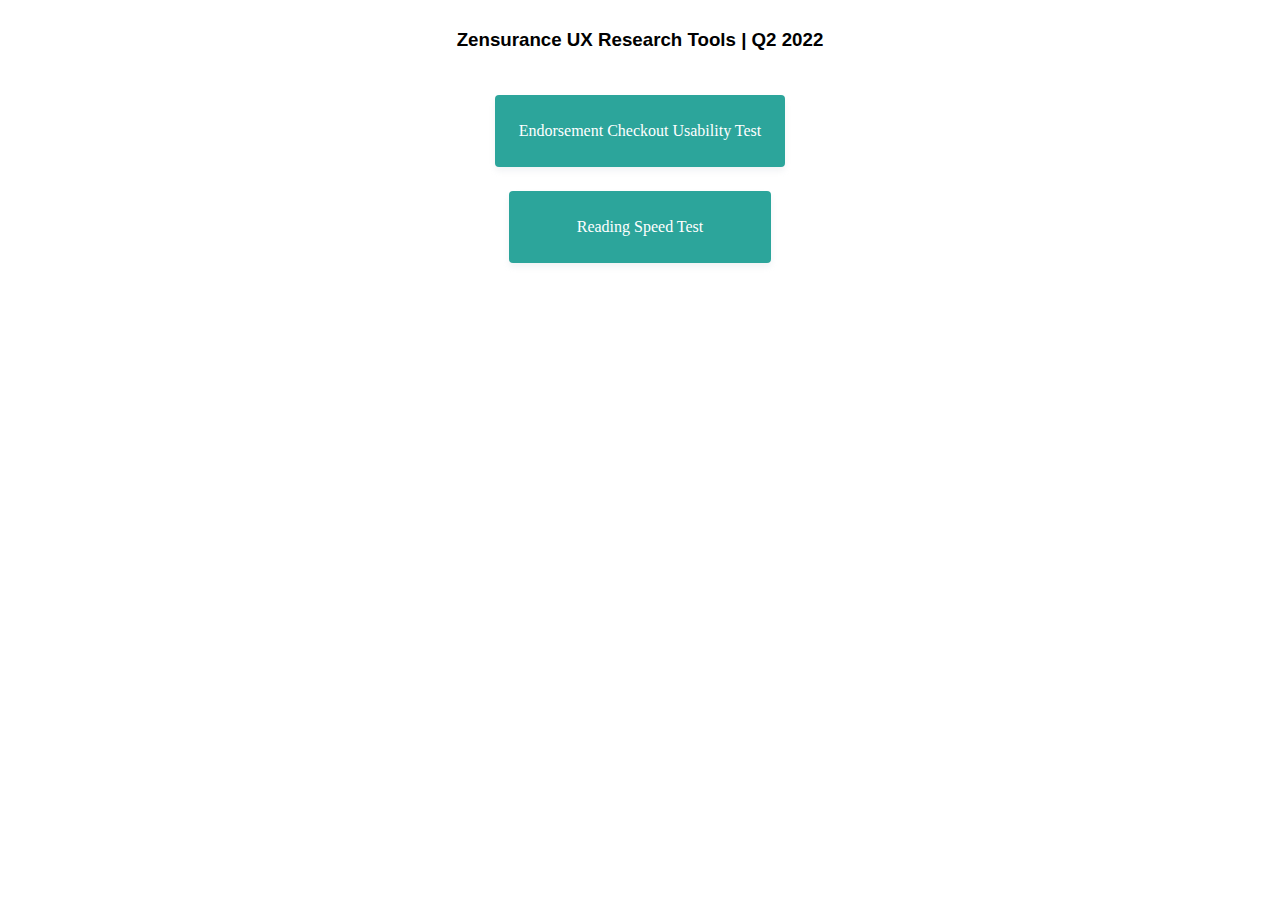
<file: index.html>
<!DOCTYPE html>
<html lang="en">

<head>
    <meta charset="UTF-8">
    <meta http-equiv="X-UA-Compatible" content="IE=edge">
    <meta name="viewport" content="width=device-width, initial-scale=1.0">
    <link rel="shortcut icon" href="./endorsement_checkout_Q2_2022/images/favicon.ico">
    <link rel="stylesheet" href="./reading_speed_Q2_2022/styles.css">
    <title>Usability Test Menu</title>


</head>

<body>
    <div class="format--flex-column" style="width:100%;">
        <h3 style="font-family: 'Segoe UI', Tahoma, Geneva, Verdana, sans-serif;">Zensurance UX Research Tools | Q2 2022</h3>
        <button onclick="window.location='./endorsement_checkout_Q2_2022/summary.html'" class="button" style="width: fit-content; padding: 8px 24px 8px 24px">Endorsement Checkout Usability Test</button>
        <button onclick="window.location='./reading_speed_Q2_2022/start.html'" class="button">Reading Speed Test</button>

    </div>

</body>

</html>
</file>
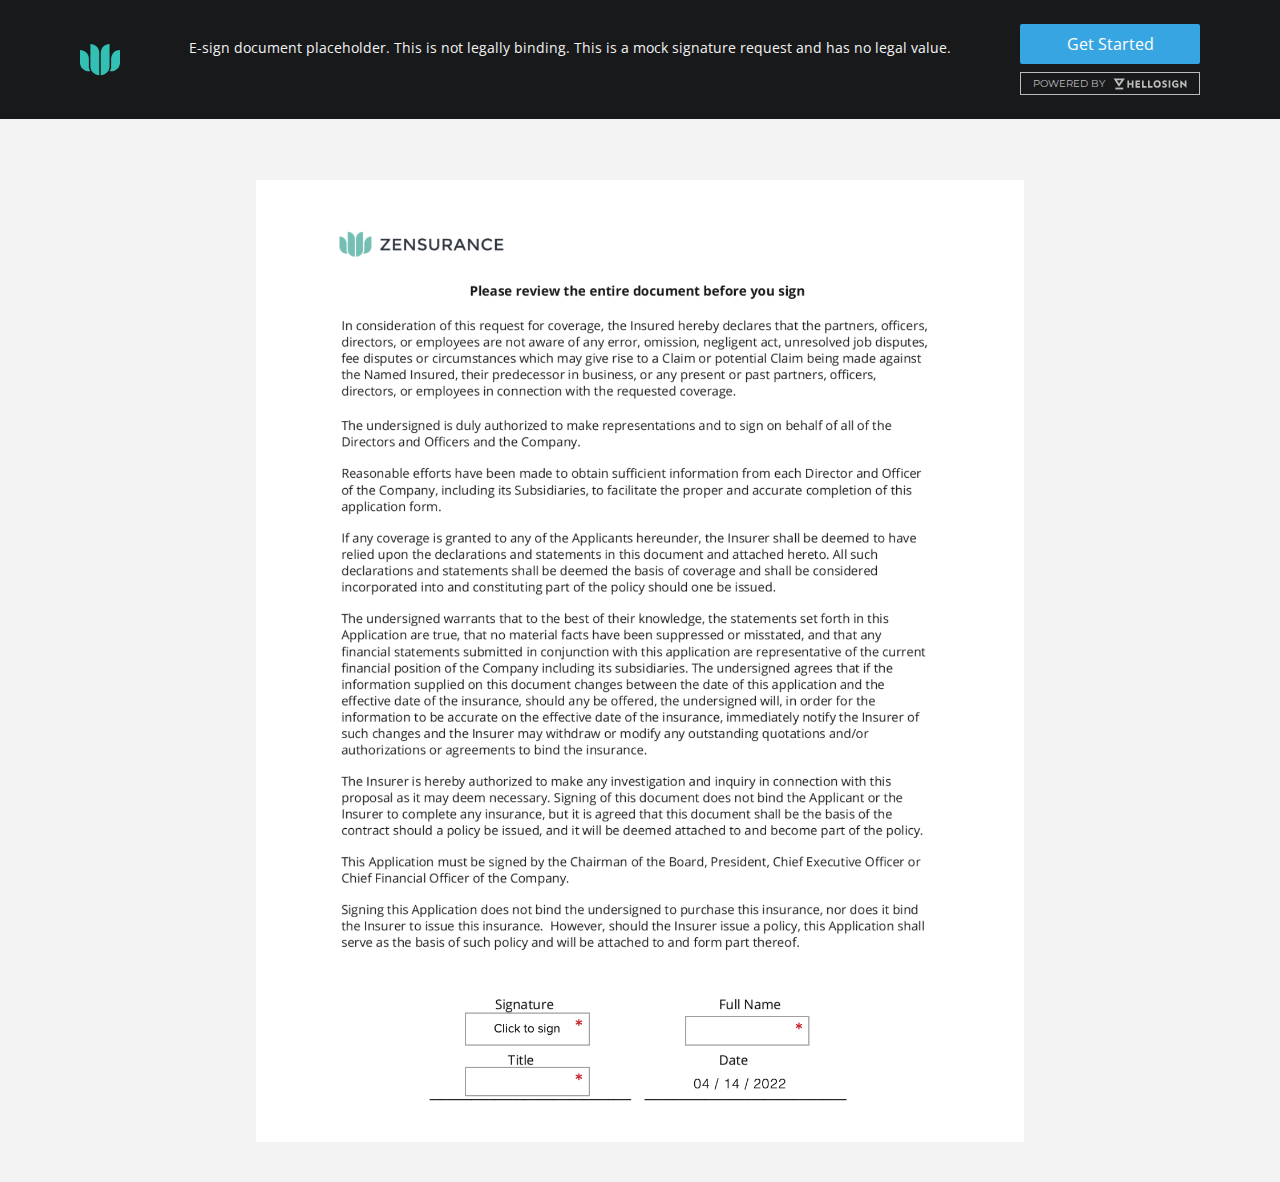
<file: esign.html>
<!DOCTYPE html>
<html lang="en">
<head>
    <meta charset="UTF-8">
    <meta http-equiv="X-UA-Compatible" content="IE=edge">
    <meta name="viewport" content="width=device-width, initial-scale=1.0">
    <link rel="shortcut icon" href="./images/favicon.ico">
    <link rel="stylesheet" href="./styles.css">
    <script src="./script.js" defer></script>
    <link rel="preconnect" href="https://fonts.googleapis.com">
    <link rel="preconnect" href="https://fonts.gstatic.com" crossorigin>
    <link href="https://fonts.googleapis.com/css2?family=Montserrat:wght@400;600;700&family=Open+Sans:wght@400;600;700&display=swap" rel="stylesheet">

    <title>Zensurance | Policy Update Checkout</title>
</head>

<body class="bg-color--grey-300">
    <header class="header--esign">
            <container class="container--header">
                <div class="container--logo">
                    <img src="./images/zensurance-logo-icon.svg" alt="Zensurance" class="logo--icon">
                </div>
                <p class="body--medium-regular text--center-align color--grey-300">E-sign document placeholder. This is not legally binding. This is a mock signature request and has no legal value.</p>

                <container class="container--hellosign">
                    <button id="esignNext" onclick="window.location='./payment.html'" class="button--hellosign">Get Started</button>
                    <div class="hellosign-stamp">
                        <p class="text--hellosign color--grey-400 format--remove-margin font-family--montserrat">POWERED BY</p>
                        <img src="./images/hellosign-logo.svg" alt="hellosign" class="logo--hellosign">
                    </div>
                </container>
            </container>
    </header>

    <container class="header--card-center">
        <img src="./images/esign_placeholder.png" alt="esign-placeholder" class="format--width-60percent esign-placeholder padding--esign">
        </container>    

</body>
</file>
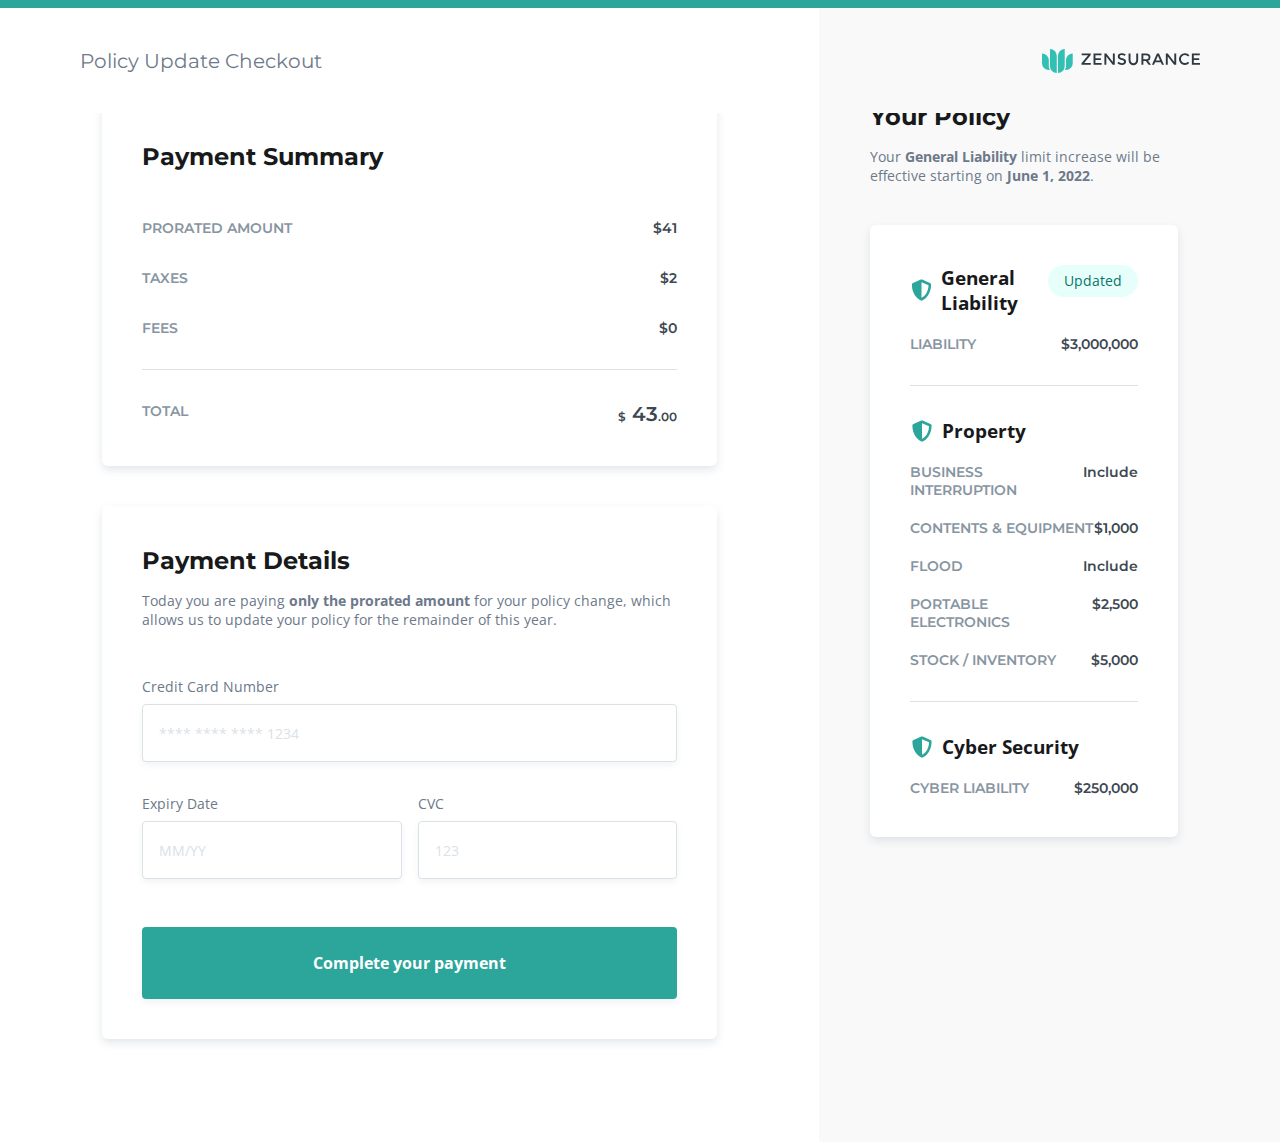
<file: payment.html>
<!DOCTYPE html>
<html lang="en">
<head>
    <meta charset="UTF-8">
    <meta http-equiv="X-UA-Compatible" content="IE=edge">
    <meta name="viewport" content="width=device-width, initial-scale=1.0">
    <link rel="shortcut icon" href="./images/favicon.ico">
    <link rel="stylesheet" href="./styles.css">
    <script src="./script.js" defer></script>
    <link rel="preconnect" href="https://fonts.googleapis.com">
    <link rel="preconnect" href="https://fonts.gstatic.com" crossorigin>
    <link href="https://fonts.googleapis.com/css2?family=Montserrat:wght@400;600;700&family=Open+Sans:wght@400;600;700&display=swap" rel="stylesheet">

    <title>Zensurance | Policy Update Checkout</title>
</head>

<body>
    <header class="header--main">
            <div class="top-bar--loaded"></div>
            <container class="header--main-split">
                <container class="container--header-split-left">
                    <h2 class="h2--light">
                        Policy Update Checkout
                    </h2>
                </container>
                <container class="container--header-split-right">
                    <div class="container--logo">
                        <img src="./images/zensurance-logo.svg" alt="Zensurance" class="logo--text">
                    </div>
                </container>
            </container>
    </header>

    <container class="container--main-content-columns-split">


        <container class="container--card-column-left format--width-60percent">
            <container id="paymentSummary" class="content-card format--gap-48">
                <container class="header--card-left">
                    <h1 class="h1--bold format--remove-margin">Payment Summary</h1>
                </container>
                <container class="container--card-items">
                    <container class="container--price-row format--width-100percent">
                        <p class="body--medium-semibold color--grey-600 font-family--montserrat format--remove-margin">PRORATED AMOUNT</p>      
                        <p class="body--medium-semibold font-family--montserrat format--remove-margin">$41</p>  
                    </container>
                    <container class="container--price-row format--width-100percent">
                        <p class="body--medium-semibold color--grey-600 font-family--montserrat format--remove-margin">TAXES</p>      
                        <p class="body--medium-semibold font-family--montserrat format--remove-margin">$2</p>  
                    </container>
                    <container class="container--price-row format--width-100percent">
                        <p class="body--medium-semibold color--grey-600 font-family--montserrat format--remove-margin">FEES</p>      
                        <p class="body--medium-semibold font-family--montserrat format--remove-margin">$0</p>  
                    </container>
                    <div class="divider--horizontal"></div>
                    <container class="container--price-row format--width-100percent">
                        <p class="body--medium-semibold color--grey-600 font-family--montserrat format--remove-margin">TOTAL</p>      
                        <p class="h2--regular format--remove-margin color--grey-800"><span class="body--small-regular color--grey-800">$</span> 43<span class="body--small-regular color--grey-800">.00</span></p>  
                    </container>
                </container>
            </container>
            <container class="content-card format--gap-48">
                <container class="header--card-left">
                    <h1 class="h1--bold format--remove-margin">Payment Details</h1>
                    <p class= "body--medium-regular format--remove-margin">Today you are paying <span style="font-weight: 700; display:inline-block">only the prorated amount</span> for your policy change, which allows us to update your policy for the remainder of this year.</p>
                </container>
                
                <container class="container--card-items">
                    <container class="container--input">
                        <label id="ccNumber" for="cc-number" class="input-label body--medium-regular">Credit Card Number</label>
                        <input type="text" name="cc-number" maxlength="16" class="text-input body--medium-regular" placeholder="**** **** **** 1234">
                    </container>
                    <container class="container--input-group">
                        <container class="container--input">
                            <label for="expiry-date" class="input-label body--medium-regular">Expiry Date</label>
                            <input type="text" name="expiry-date" maxlength="4" class="text-input body--medium-regular" placeholder="MM/YY">
                        </container>
                        <container class="container--input">
                            <label for="cvc" class="input-label body--medium-regular">CVC</label>
                            <input type="text" name="cvc" maxlength="3" class="text-input body--medium-regular" placeholder="123">
                        </container>
                    </container>
                </container>
                <button id="reviewEndorsementYes" onclick="window.location='./success.html'" class="button button--primary body--medium-bold format--width-100percent" name="complete-payment">Complete your payment</button>
            </container>
        </container>

        <container class="container--policy-summary-grey">
            <container class="container--card-column-right">
                <container class="header--card-left">
                    <h1 class="h1--bold format--remove-margin">Your Policy</h1>
                    <p class="body--medium-regular format--remove-margin">Your <span class="body--medium-bold">General Liability</span> limit increase will be effective starting on <span class="body--medium-bold">June 1, 2022</span>.</p>
                </container>
                <container id="policySummary" class="content-card format--gap-48">
                    <container class="container--card-items">
                        <div class="coverage--item">
                            <div class="coverage-header--title">
                                <div class="coverage-header--title-left">
                                    <img src="./images/shield-icon.svg" alt="shield icon" class="svg-icon-24"> 
                                    <h3 class="format--remove-margin">General Liability</h3>
                                </div>
                                <div class="pill--green"><p class="format--remove-margin">Updated</p></div>
                            </div>
                            <container class="container--price-row format--width-100percent">
                                <p class="body--medium-semibold color--grey-600 font-family--montserrat format--remove-margin">LIABILITY</p>      
                                <p class="body--medium-semibold font-family--montserrat format--remove-margin">$3,000,000</p>  
                            </container>    
                        </div>
                        <div class="divider--horizontal"></div>
                        <div class="coverage--item">
                            <div class="coverage-header--title">
                                <div class="coverage-header--title-left">
                                    <img src="./images/shield-icon.svg" alt="shield icon" class="svg-icon-24"> 
                                    <h3 class="format--remove-margin">Property</h3>
                                </div>
                            </div>
                            <container class="container--price-row format--width-100percent">
                                <p class="body--medium-semibold color--grey-600 font-family--montserrat format--remove-margin">BUSINESS INTERRUPTION</p>      
                                <p class="body--medium-semibold font-family--montserrat format--remove-margin">Include</p>  
                            </container>
                            <container class="container--price-row format--width-100percent">
                                <p class="body--medium-semibold color--grey-600 font-family--montserrat format--remove-margin">CONTENTS & EQUIPMENT</p>      
                                <p class="body--medium-semibold font-family--montserrat format--remove-margin">$1,000</p>  
                            </container>
                            <container class="container--price-row format--width-100percent">
                                <p class="body--medium-semibold color--grey-600 font-family--montserrat format--remove-margin">FLOOD</p>      
                                <p class="body--medium-semibold font-family--montserrat format--remove-margin">Include</p>  
                            </container>
                            <container class="container--price-row format--width-100percent">
                                <p class="body--medium-semibold color--grey-600 font-family--montserrat format--remove-margin">PORTABLE ELECTRONICS</p>      
                                <p class="body--medium-semibold font-family--montserrat format--remove-margin">$2,500</p>  
                            </container>
                            <container class="container--price-row format--width-100percent">
                                <p class="body--medium-semibold color--grey-600 font-family--montserrat format--remove-margin">STOCK / INVENTORY</p>      
                                <p class="body--medium-semibold font-family--montserrat format--remove-margin">$5,000</p>  
                            </container>
                        </div>
                        <div class="divider--horizontal"></div>
                        <div class="coverage--item">
                            <div class="coverage-header--title">
                                <div class="coverage-header--title-left">
                                    <img src="./images/shield-icon.svg" alt="shield icon" class="svg-icon-24"> 
                                    <h3 class="format--remove-margin">Cyber Security</h3>
                                </div>
                            </div>
                            <container class="container--price-row format--width-100percent">
                                <p class="body--medium-semibold color--grey-600 font-family--montserrat format--remove-margin">CYBER LIABILITY</p>      
                                <p class="body--medium-semibold font-family--montserrat format--remove-margin">$250,000</p>  
                            </container>
                        </div>


                    </container>
                </container>
            </container>
        </container>
        
    </container>
    
</body>
</file>
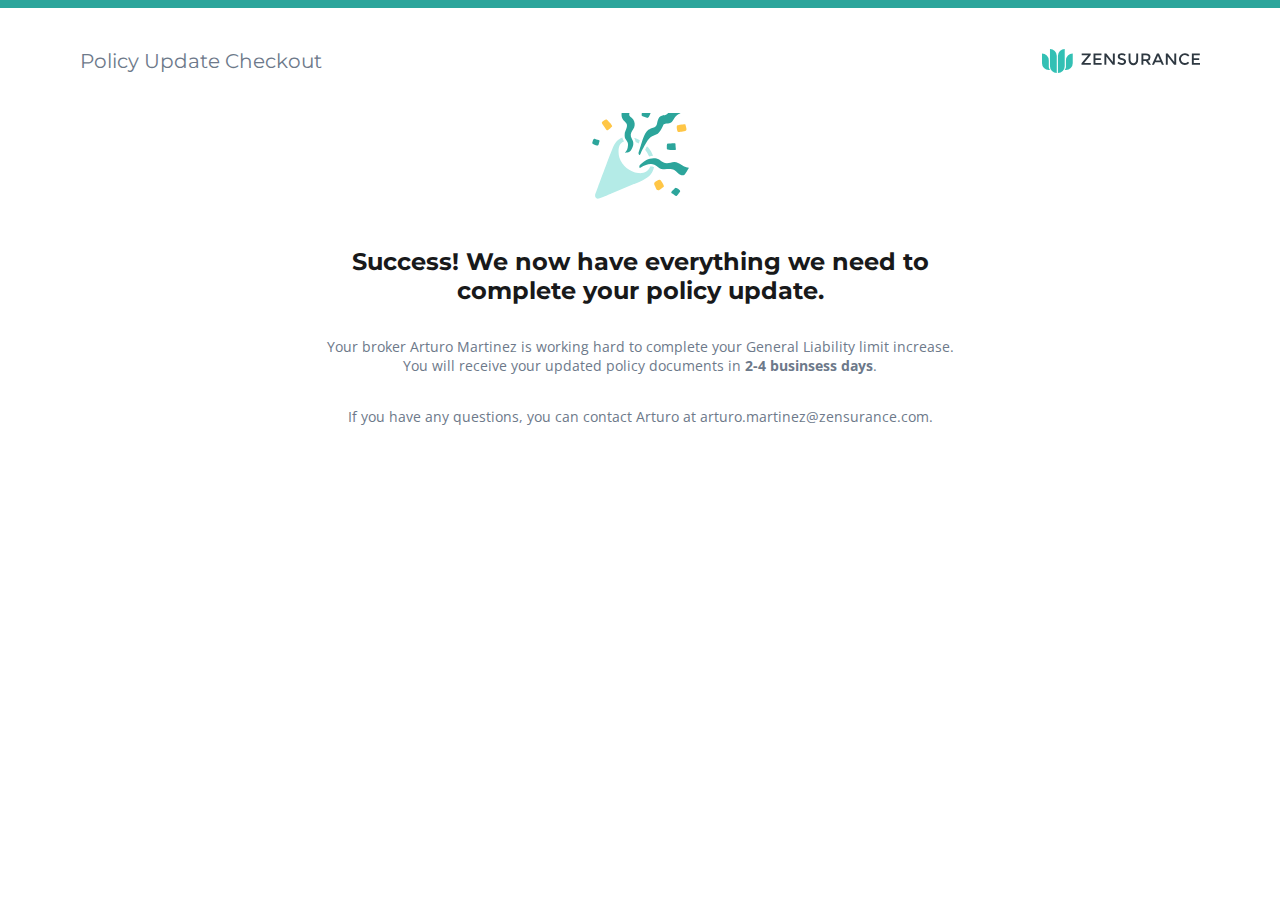
<file: success.html>
<!DOCTYPE html>
<html lang="en">
<head>
    <meta charset="UTF-8">
    <meta http-equiv="X-UA-Compatible" content="IE=edge">
    <meta name="viewport" content="width=device-width, initial-scale=1.0">
    <link rel="shortcut icon" href="./images/favicon.ico">
    <link rel="stylesheet" href="./styles.css">
    <script src="./script.js" defer></script>
    <link rel="preconnect" href="https://fonts.googleapis.com">
    <link rel="preconnect" href="https://fonts.gstatic.com" crossorigin>
    <link href="https://fonts.googleapis.com/css2?family=Montserrat:wght@400;600;700&family=Open+Sans:wght@400;600;700&display=swap" rel="stylesheet">

    <title>Zensurance | Policy Update Checkout</title>
</head>

<body>
    <header class="header--main">
            <div class="top-bar--loaded"></div>
            <container class="container--header">
                <h2 class="h2--light">
                    Policy Update Checkout
                </h2>
                <div class="container--logo">
                    <img src="./images/zensurance-logo.svg" alt="Zensurance" class="logo--text">
                </div>
            </container>
    </header>
    <container class="container--main-content">
        <container class="container--full-page-message">
            <img src="./images/celebrate-graphic.svg" alt="party popper" class="graphic--celebrate padding--bottom-16">
            <h1 class="h1--bold text--center-align format--remove-margin">Success! We now have everything we need to complete your policy update.</h1>
            <p class= "body--medium-regular text--center-align format--remove-margin">Your broker Arturo Martinez is working hard to complete your General Liability limit increase. 
                You will receive your updated policy documents in <span class="body--medium-bold">2-4 businsess days</span>.</p>
            <p class= "body--medium-regular text--center-align format--remove-margin">If you have any questions, you can contact Arturo at arturo.martinez@zensurance.com.</p>
        </container>
    </container>    
    
</body>
</file>
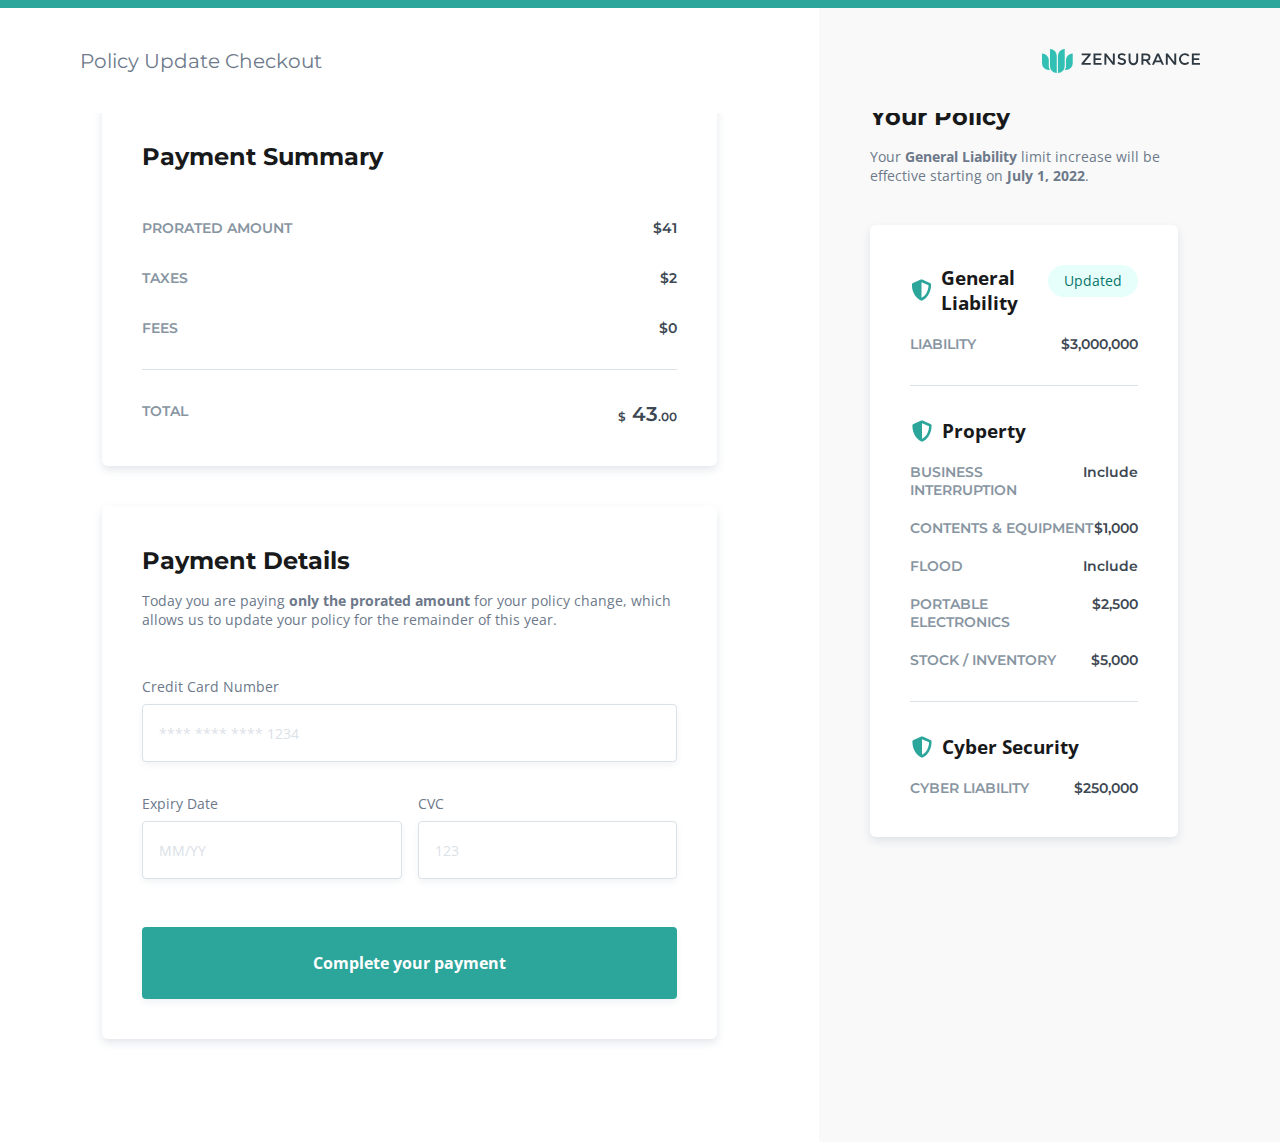
<file: endorsement_checkout_Q2_2022/payment.html>
<!DOCTYPE html>
<html lang="en">
<head>
    <meta charset="UTF-8">
    <meta http-equiv="X-UA-Compatible" content="IE=edge">
    <meta name="viewport" content="width=device-width, initial-scale=1.0">
    <link rel="shortcut icon" href="./images/favicon.ico">
    <link rel="stylesheet" href="./styles.css">
    <script src="./script.js" defer></script>
    <link rel="preconnect" href="https://fonts.googleapis.com">
    <link rel="preconnect" href="https://fonts.gstatic.com" crossorigin>
    <link href="https://fonts.googleapis.com/css2?family=Montserrat:wght@400;600;700&family=Open+Sans:wght@400;600;700&display=swap" rel="stylesheet">

    <title>Zensurance | Policy Update Checkout</title>
</head>

<body>
    <header class="header--main">
            <div class="top-bar--loaded"></div>
            <container class="header--main-split">
                <container class="container--header-split-left">
                    <h2 class="h2--light">
                        Policy Update Checkout
                    </h2>
                </container>
                <container class="container--header-split-right">
                    <div class="container--logo">
                        <img src="./images/zensurance-logo.svg" alt="Zensurance" class="logo--text">
                    </div>
                </container>
            </container>
    </header>

    <container class="container--main-content-columns-split">


        <container class="container--card-column-left format--width-60percent">
            <container id="paymentSummary" class="content-card format--gap-48">
                <container class="header--card-left">
                    <h1 class="h1--bold format--remove-margin">Payment Summary</h1>
                </container>
                <container class="container--card-items">
                    <container class="container--price-row format--width-100percent">
                        <p class="body--medium-semibold color--grey-600 font-family--montserrat format--remove-margin">PRORATED AMOUNT</p>      
                        <p class="body--medium-semibold font-family--montserrat format--remove-margin">$41</p>  
                    </container>
                    <container class="container--price-row format--width-100percent">
                        <p class="body--medium-semibold color--grey-600 font-family--montserrat format--remove-margin">TAXES</p>      
                        <p class="body--medium-semibold font-family--montserrat format--remove-margin">$2</p>  
                    </container>
                    <container class="container--price-row format--width-100percent">
                        <p class="body--medium-semibold color--grey-600 font-family--montserrat format--remove-margin">FEES</p>      
                        <p class="body--medium-semibold font-family--montserrat format--remove-margin">$0</p>  
                    </container>
                    <div class="divider--horizontal"></div>
                    <container class="container--price-row format--width-100percent">
                        <p class="body--medium-semibold color--grey-600 font-family--montserrat format--remove-margin">TOTAL</p>      
                        <p class="h2--regular format--remove-margin color--grey-800"><span class="body--small-regular color--grey-800">$</span> 43<span class="body--small-regular color--grey-800">.00</span></p>  
                    </container>
                </container>
            </container>
            <container class="content-card format--gap-48">
                <container class="header--card-left">
                    <h1 class="h1--bold format--remove-margin">Payment Details</h1>
                    <p class= "body--medium-regular format--remove-margin">Today you are paying <span style="font-weight: 700; display:inline-block">only the prorated amount</span> for your policy change, which allows us to update your policy for the remainder of this year.</p>
                </container>
                
                <container class="container--card-items">
                    <container class="container--input">
                        <label id="ccNumber" for="cc-number" class="input-label body--medium-regular">Credit Card Number</label>
                        <input type="text" name="cc-number" maxlength="16" class="text-input body--medium-regular" placeholder="**** **** **** 1234">
                    </container>
                    <container class="container--input-group">
                        <container class="container--input">
                            <label for="expiry-date" class="input-label body--medium-regular">Expiry Date</label>
                            <input type="text" name="expiry-date" maxlength="4" class="text-input body--medium-regular" placeholder="MM/YY">
                        </container>
                        <container class="container--input">
                            <label for="cvc" class="input-label body--medium-regular">CVC</label>
                            <input type="text" name="cvc" maxlength="3" class="text-input body--medium-regular" placeholder="123">
                        </container>
                    </container>
                </container>
                <button id="reviewEndorsementYes" onclick="window.location='./success.html'" class="button button--primary body--medium-bold format--width-100percent" name="complete-payment">Complete your payment</button>
            </container>
        </container>

        <container class="container--policy-summary-grey">
            <container class="container--card-column-right">
                <container class="header--card-left">
                    <h1 class="h1--bold format--remove-margin">Your Policy</h1>
                    <p class="body--medium-regular format--remove-margin">Your <span class="body--medium-bold">General Liability</span> limit increase will be effective starting on <span class="body--medium-bold">July 1, 2022</span>.</p>
                </container>
                <container id="policySummary" class="content-card format--gap-48">
                    <container class="container--card-items">
                        <div class="coverage--item">
                            <div class="coverage-header--title">
                                <div class="coverage-header--title-left">
                                    <img src="./images/shield-icon.svg" alt="shield icon" class="svg-icon-24"> 
                                    <h3 class="format--remove-margin">General Liability</h3>
                                </div>
                                <div class="pill--green"><p class="format--remove-margin">Updated</p></div>
                            </div>
                            <container class="container--price-row format--width-100percent">
                                <p class="body--medium-semibold color--grey-600 font-family--montserrat format--remove-margin">LIABILITY</p>      
                                <p class="body--medium-semibold font-family--montserrat format--remove-margin">$3,000,000</p>  
                            </container>    
                        </div>
                        <div class="divider--horizontal"></div>
                        <div class="coverage--item">
                            <div class="coverage-header--title">
                                <div class="coverage-header--title-left">
                                    <img src="./images/shield-icon.svg" alt="shield icon" class="svg-icon-24"> 
                                    <h3 class="format--remove-margin">Property</h3>
                                </div>
                            </div>
                            <container class="container--price-row format--width-100percent">
                                <p class="body--medium-semibold color--grey-600 font-family--montserrat format--remove-margin">BUSINESS INTERRUPTION</p>      
                                <p class="body--medium-semibold font-family--montserrat format--remove-margin">Include</p>  
                            </container>
                            <container class="container--price-row format--width-100percent">
                                <p class="body--medium-semibold color--grey-600 font-family--montserrat format--remove-margin">CONTENTS & EQUIPMENT</p>      
                                <p class="body--medium-semibold font-family--montserrat format--remove-margin">$1,000</p>  
                            </container>
                            <container class="container--price-row format--width-100percent">
                                <p class="body--medium-semibold color--grey-600 font-family--montserrat format--remove-margin">FLOOD</p>      
                                <p class="body--medium-semibold font-family--montserrat format--remove-margin">Include</p>  
                            </container>
                            <container class="container--price-row format--width-100percent">
                                <p class="body--medium-semibold color--grey-600 font-family--montserrat format--remove-margin">PORTABLE ELECTRONICS</p>      
                                <p class="body--medium-semibold font-family--montserrat format--remove-margin">$2,500</p>  
                            </container>
                            <container class="container--price-row format--width-100percent">
                                <p class="body--medium-semibold color--grey-600 font-family--montserrat format--remove-margin">STOCK / INVENTORY</p>      
                                <p class="body--medium-semibold font-family--montserrat format--remove-margin">$5,000</p>  
                            </container>
                        </div>
                        <div class="divider--horizontal"></div>
                        <div class="coverage--item">
                            <div class="coverage-header--title">
                                <div class="coverage-header--title-left">
                                    <img src="./images/shield-icon.svg" alt="shield icon" class="svg-icon-24"> 
                                    <h3 class="format--remove-margin">Cyber Security</h3>
                                </div>
                            </div>
                            <container class="container--price-row format--width-100percent">
                                <p class="body--medium-semibold color--grey-600 font-family--montserrat format--remove-margin">CYBER LIABILITY</p>      
                                <p class="body--medium-semibold font-family--montserrat format--remove-margin">$250,000</p>  
                            </container>
                        </div>


                    </container>
                </container>
            </container>
        </container>
        
    </container>
    
</body>
</file>
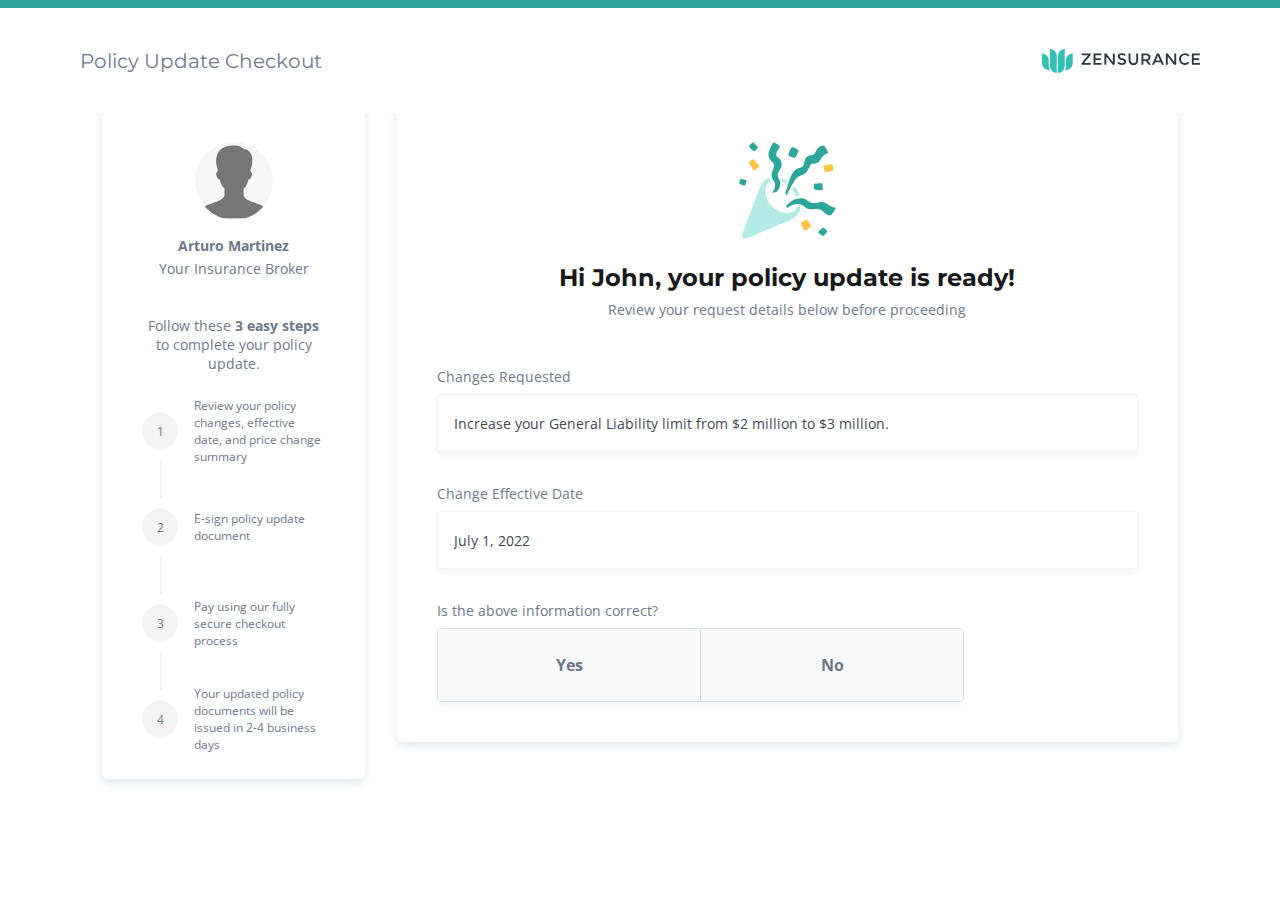
<file: endorsement_checkout_Q2_2022/summary.html>
<!DOCTYPE html>
<html lang="en">
<head>
    <meta charset="UTF-8">
    <meta http-equiv="X-UA-Compatible" content="IE=edge">
    <meta name="viewport" content="width=device-width, initial-scale=1.0">
    <link rel="shortcut icon" href="./images/favicon.ico">
    <link rel="stylesheet" href="./styles.css">
    <script src="./script.js" defer></script>
    <link rel="preconnect" href="https://fonts.googleapis.com">
    <link rel="preconnect" href="https://fonts.gstatic.com" crossorigin>
    <link href="https://fonts.googleapis.com/css2?family=Montserrat:wght@400;600;700&family=Open+Sans:wght@400;600;700&display=swap" rel="stylesheet">

    <title>Zensurance | Policy Update Checkout</title>
</head>
<body>
    <header class="header--main">
            <div class="top-bar--loaded"></div>
            <container class="container--header">
                <h2 class="h2--light">
                    Policy Update Checkout
                </h2>
                <div class="container--logo">
                    <img src="./images/zensurance-logo.svg" alt="Zensurance" class="logo--text">
                </div>
            </container>

    </header>

    <container class="container--main-content-columns">
        <container class="content-card format--gap-24 format--width-25percent">
            <container class="header--card-center">
                <img src="./images/portrait-placeholder.png" alt="broker portrait" class="broker-portrait">
                <div class="header--broker">
                    <p class="broker-info-text body--medium-bold text--center-align">Arturo Martinez</p>
                    <p class="broker-info-text body--medium-regular text--center-align">Your Insurance Broker</p>
                </div>
            </container>
            <p class="body--medium-regular text--center-align">Follow these <span class="body--medium-bold">3 easy steps</span> to complete your policy update.</p>
            <container class="container--checkout-step-items">
                <div class="numbered-steps body--small-regular">
                    <div class="format--row">
                        <p class="body--small-regular format--circle">1</p>
                        <p class="body--small-regular">Review your policy changes, effective date, and price change summary</p>
                    </div>
                    <div class="container--steps-rectangle">
                        <div class="steps-rectangle"></div>
                    </div>
                    <div class="format--row">
                        <p class="body--small-regular format--circle">2</p>
                        <p class="body--small-regular">E-sign policy update document</p>
                    </div>
                    <div class="container--steps-rectangle">
                        <div class="steps-rectangle"></div>
                    </div>
                    <div class="format--row">
                        <p class="body--small-regular format--circle">3</p>
                        <p class="body--small-regular">Pay using our fully secure checkout process</p>
                    </div>
                    <div class="container--steps-rectangle">
                        <div class="steps-rectangle"></div>
                    </div>
                    <div class="format--row">
                        <p class="body--small-regular format--circle">4</p>
                        <p class="body--small-regular">Your updated policy documents will be issued in 2-4 business days</p>
                    </div>
                </div>
            </container>
        </container>

        <container class="container--card-column format--width-75percent">
            <container class="content-card format--gap-48">
                <container class="header--card-center">
                    <img src="./images/celebrate-graphic.svg" alt="party popper" class="graphic--celebrate padding--bottom-16">
                    <h1 class="h1--bold text--center-align format--remove-margin">Hi John, your policy update is ready!</h1>
                    <p class= "body--medium-regular text--center-align format--remove-margin">Review your request details below before proceeding</p>
                </container>
                
                <container class="container--card-items">
                    <container class="container--input">
                        <label for="changes-requested" class="input-label body--medium-regular">Changes Requested</label>
                        <input type="text" disabled="disabled" name="changes-requested" class="text-input text-input--read-only body--medium-regular" placeholder="Increase your General Liability limit from $2 million to $3 million.">
                    </container>
    
                    <container class="container--input">
                        <label for="effective-date" class="input-label body--medium-regular">Change Effective Date</label>
                        <input type="text" disabled="disabled" name="effective-date" class="text-input text-input--read-only body--medium-regular" placeholder="July 1, 2022">
                    </container>
    
                    <container class="container--input">
                        <label for="correct-info" class="input-label body--medium-regular">Is the above information correct?</label>
                        <container class="button-group">
                            <button id="reviewEndorsementYes" onclick="endorsementInfoCorrect()" class="button button--tertiary body--medium-bold" name="correct-info">Yes</button>
                            <div class="divider--vertical"></div>
                            <button id="reviewEndorsementNo" onclick="endorsementInfoIncorrect()" class="button button--tertiary body--medium-bold" name="correct-info">No</button>
                        </container>
                    </container>    
                </container>
            </container>
        
            <container id="priceChangeSummary" class="content-card format--gap-48" style="display: none;">
                <container class="header--card-left">
                    <h1 class="h1--bold format--remove-margin">Price Change Summary</h1>
                    <p class= "body--medium-regular format--remove-margin">Your limit increase means an increase to your premium. Today you will pay only the prorated amount, which allows us to update your policy for the remainder of your term.</p>
                </container>
                <container class="container--card-items">
                    <container class="container--price-row padding--left-right-16 format--width-100percent">
                        <p class="body--medium-semibold color--grey-600 font-family--montserrat format--remove-margin">OLD ANNUAL PREMIUM</p>      
                        <p class="body--medium-semibold font-family--montserrat format--remove-margin">$600</p>  
                    </container>
                    <container class="container--price-row padding--left-right-16 format--width-100percent">
                        <p class="body--medium-semibold color--grey-600 font-family--montserrat format--remove-margin">NEW ANNUAL PREMIUM</p>      
                        <p class="body--medium-semibold font-family--montserrat format--remove-margin">$712</p>  
                    </container>
                    <container class="container--price-row container--price-row-highlighted padding--left-right-16 format--width-100percent">
                        <p class="body--medium-semibold color--grey-800 font-family--montserrat format--remove-margin">PRORATED AMOUNT (ONE-TIME PAYMENT)</p>      
                        <p class="h2--regular format--remove-margin color--grey-800"><span class="body--small-regular color--grey-800">$</span> 41<span class="body--small-light color--grey-800" style="width:56px;"> + tax & fees</span></p>  
                    </container>
                </container>
            </container>
        </container>
        
        <div id="contactBrokerModal" class="modal">
            <div class="modal-container">
                <container class="modal-header padding--24">
                    <span class="close-modal">&times;</span>
                    <p class="body--medium-bold color--grey-800">Something need fixing?</p>    
                </container>
                <div class="divider--horizontal"></div>
                <container class="modal-content">
                    <p class="body--medium-regular color--grey-600">Need to change something on this page? No problem! Include a short message to your broker and they will reach out to you shortly.</p>
                    <textarea name="endorsement-broker-message" class="body--medium-regular" rows="4" cols="50" placeholder="Enter message here..."></textarea>
                </container>
                <container class="modal-footer">
                    <button class="button button--tertiary button--small">Cancel</button>
                    <button class="button button--primary button--small">Send message</button>
                </container>
            </div>
        </div>

    </container>

    <footer id="bottomBar" class="footer--main" style="display: none;">
        <button id="reviewEndorsementNext" onclick="window.location='./esign.html'" class="button button--primary body--medium-bold">Next</button>
    </footer>

</body>
</html>
</file>
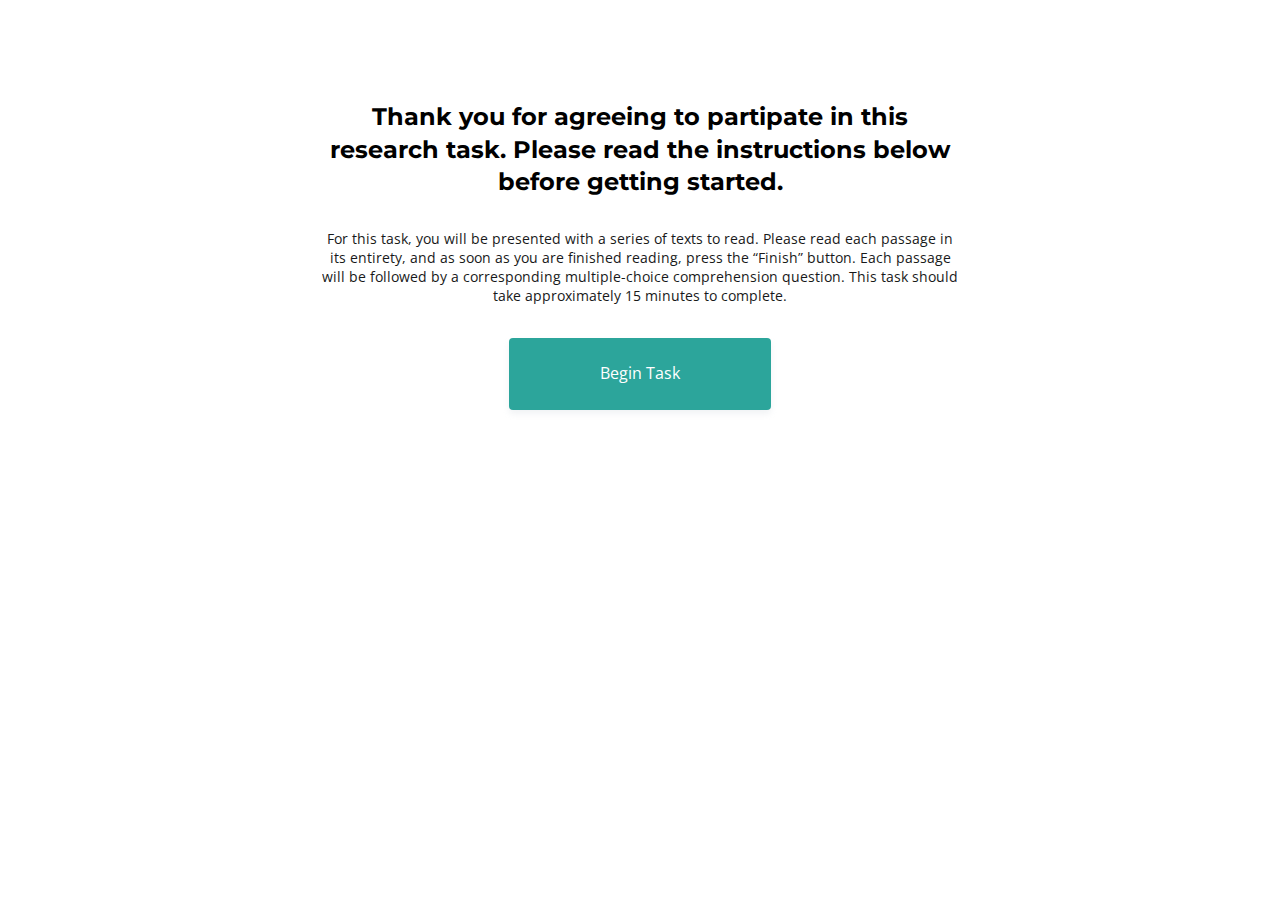
<file: reading_speed_Q2_2022/start.html>
<!DOCTYPE html>
<html lang="en">

<head>
    <meta charset="UTF-8">
    <meta http-equiv="X-UA-Compatible" content="IE=edge">
    <meta name="viewport" content="width=device-width, initial-scale=1.0">
    <link rel="shortcut icon" href="../endorsement_checkout_Q2_2022/images/favicon.ico">
    <link rel="stylesheet" href="./styles.css">
    <link rel="preconnect" href="https://fonts.googleapis.com">
    <link rel="preconnect" href="https://fonts.gstatic.com" crossorigin>
    <link
        href="https://fonts.googleapis.com/css2?family=Montserrat:wght@400;600;700&family=Open+Sans:wght@400;600;700&display=swap"
        rel="stylesheet">

    <title>Start Task!</title>
</head>

<body>
    <container class="container--main-content">
        <container class="container--full-page-message">
            <h1 class="h1--bold text--center-align format--remove-margin">Thank you for agreeing to partipate in this
                research task. Please read the instructions below before getting started. </h1>
            <p class="body--medium-regular text--center-align format--remove-margin">For this task, you will be
                presented with a series of texts to read.
                Please read each passage in its entirety, and as soon as you are finished reading, press the “Finish”
                button. Each passage will be followed by a corresponding multiple-choice comprehension question. This task should take approximately 15 minutes to complete.</p>
            <button class="button" id="button-begin-task" onclick="window.location='./task.html'">Begin Task</button>

        </container>
    </container>

</body>
</file>
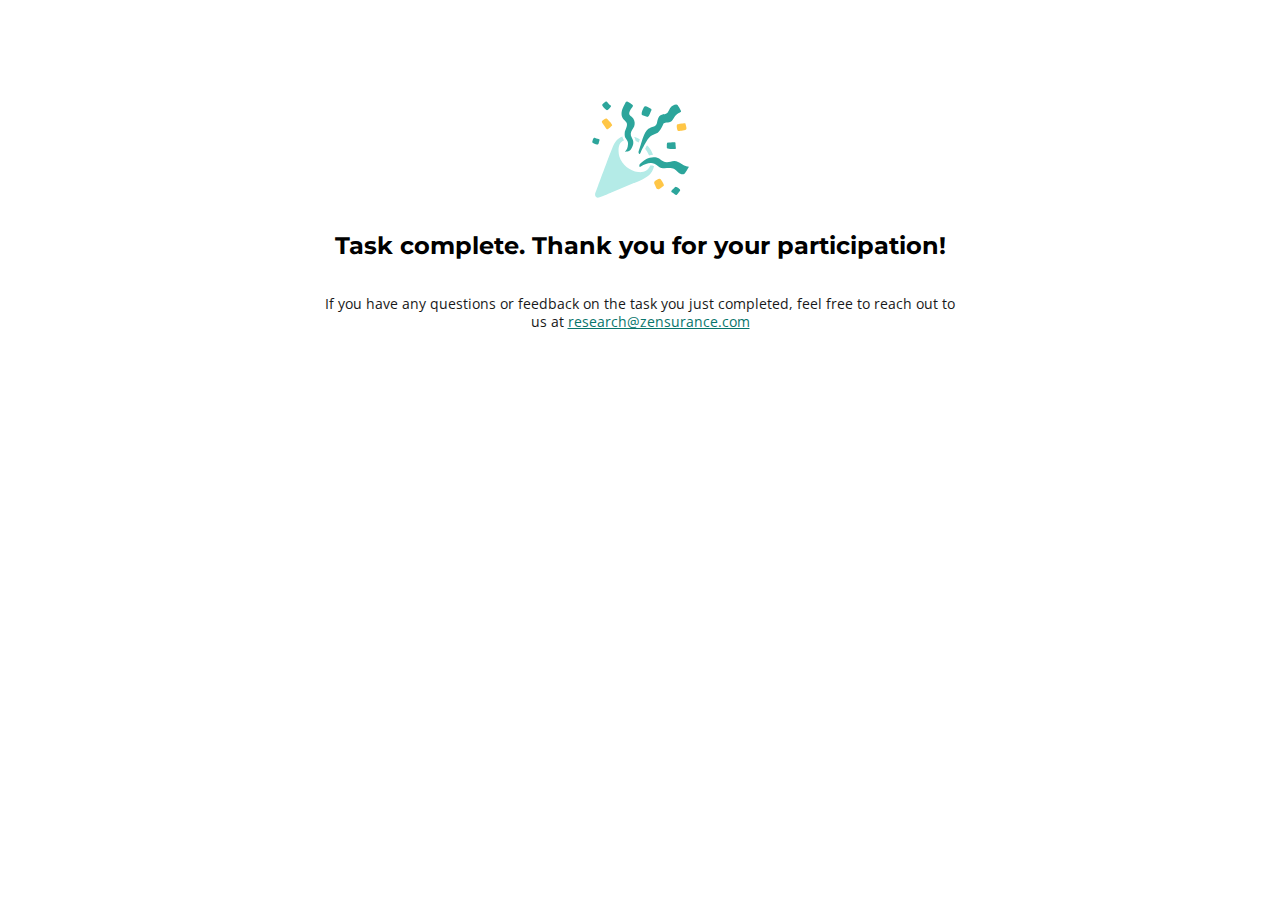
<file: reading_speed_Q2_2022/success.html>
<!DOCTYPE html>
<html lang="en">

<head>
    <meta charset="UTF-8">
    <meta http-equiv="X-UA-Compatible" content="IE=edge">
    <meta name="viewport" content="width=device-width, initial-scale=1.0">
    <link rel="shortcut icon" href="../endorsement_checkout_Q2_2022/images/favicon.ico">
    <link rel="stylesheet" href="./styles.css">
    <link rel="preconnect" href="https://fonts.googleapis.com">
    <link rel="preconnect" href="https://fonts.gstatic.com" crossorigin>
    <link
        href="https://fonts.googleapis.com/css2?family=Montserrat:wght@400;600;700&family=Open+Sans:wght@400;600;700&display=swap"
        rel="stylesheet">

    <title>Success!</title>
</head>

<body>
    <container class="container--main-content">
        <container class="container--full-page-message">
            <img src="../endorsement_checkout_Q2_2022/images/celebrate-graphic.svg" alt="party popper" class="graphic--celebrate padding--bottom-16">
            <h1 class="h1--bold text--center-align format--remove-margin">Task complete. Thank you for your
                participation! </h1>
            <p class="body--medium-regular text--center-align format--remove-margin">If you have any questions or
                feedback on the task you just completed, feel free to reach out to us at <a href="mailto:research@zensurance.com" class="color--green-700">research@zensurance.com</a></p>
        </container>
    </container>

</body>
</file>
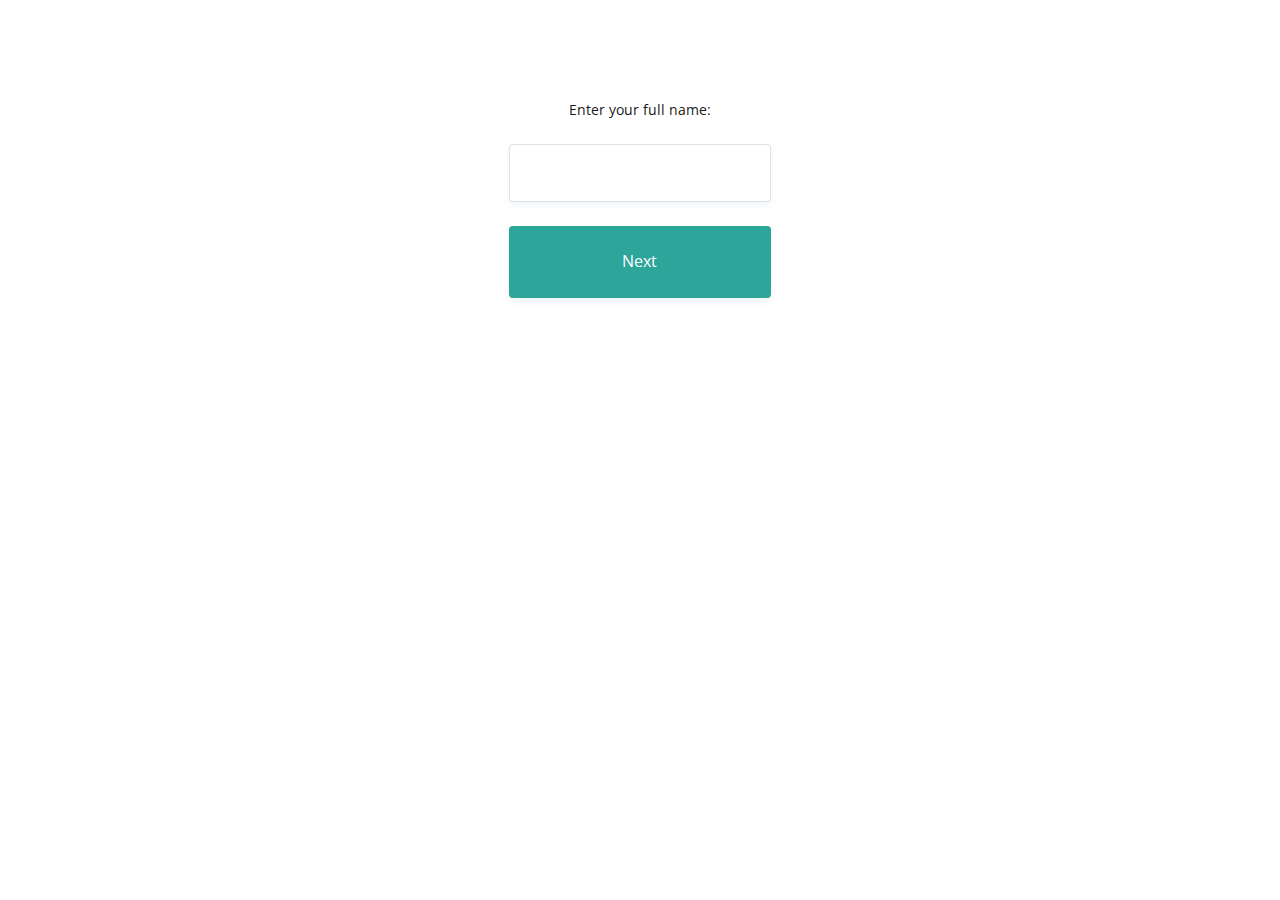
<file: reading_speed_Q2_2022/task.html>
<!DOCTYPE html>
<html lang="en">

<head>
    <meta charset="UTF-8">
    <meta http-equiv="X-UA-Compatible" content="IE=edge">
    <meta name="viewport" content="width=device-width, initial-scale=1.0">
    <link rel="shortcut icon" href="../endorsement_checkout_Q2_2022/images/favicon.ico">
    <link rel="stylesheet" href="./styles.css">
    <link rel="preconnect" href="https://fonts.googleapis.com">
    <link rel="preconnect" href="https://fonts.gstatic.com" crossorigin>
    <link href="https://fonts.googleapis.com/css2?family=Lato&family=Open+Sans&family=Work+Sans&display=swap"
        rel="stylesheet">
    <script src="./script.js"></script>
    <title>Reading Task</title>
</head>

<body>
    <container class="container--main-content">

        <div class="format--flex-column format--width-60percent">
            <div class="format--flex-column format--width-60percent">
                <div class="format--flex-column" id="name-form">
                    <label class="body--medium-regular" for="user-name">Enter your full name:</label>
                    <input class="text-input" type="text" id="user-name" name="user-name">

                    <button class="button" id="next-button">Next</button>
                </div>
                
                <h1 class="h1--bold text--center-align" id="start-msg-1" style="display: none;">When you are ready to begin reading the first passage, press start. </h1>
                    
                <h1 class="h1--bold text--center-align" id="start-msg-2" style="display: none;">When you are ready to
                    begin reading the next passage, press start. </h1>
                <button class="button" id="button-start" style="display: none">Start</button>
            </div>
            <div id="doc1-Lato" style="display: none;">
                The Insurer or its duly appointed representative shall be permitted but not obligated to inspect
                the property and operations of the Insured at any time. Neither the Insurer's rights to make inspections nor the making thereof nor any report thereon shall constitute an undertaking, on behalf of or for the benefit of the Insured or others, to determine or warrant that such property or operations are safe or
                healthful, or are in compliance with any law, rule or regulation. The Insurer may examine and
                audit the books and records of the Insured, at any time during the Policy period and extensions thereof and within three years after the final termination of this Policy, as far as they relate to the subject matter of this insurance. Such inspection or examination shall not waive nor in any manner affect any of the terms or conditions of this Policy.
                </p>
            </div>
            <form id="doc1-Quiz" action="" style="display: none;" class="format--flex-column format--padding-bottom">
                <p class="h1--bold text--center-align">May the Insurer audit the books and records of the Insured?</p>
                <div>
                    <input type="radio" id="correct" name="doc1-Quiz-Option" value="correct d1" required>
                    <label class="body--medium-regular" for="correct">Yes</label>
                </div>
                <div>
                    <input type="radio" id="incorrect1 d1" name="doc1-Quiz-Option" value="incorrect d1" required>
                    <label class="body--medium-regular" for="incorrect1 d1">No</label>
                </div>
                <div><input type="radio" id="unknown d1" name="doc1-Quiz-Option" value="unknown d1" required>
                    <label class="body--medium-regular" for="unknown d1">I don't know</label>
                </div>
            </form>


            <div id="doc2-OpenSans" style="display: none;">
                <p style="font-family: 'Open Sans';">Product Liability Insurance is recommended for anyone who sells,
                    manufactures, or distributes a product, including food. It is beneficial to online retailers, as
                    well as those operating a brick-and-mortar location. If you are a member of a distribution chain,
                    ensure all suppliers, manufacturers, and distributors are adequately insured. Please discuss with
                    your broker whether or not you need to add them to your policy. Conversely, make sure you are
                    included as an additional insured on their policies, as you can be held responsible for product
                    liability on their end, too. If you import or export products outside of North America, verify that
                    the products are compliant with industry standards and that all labels contain the required and
                    appropriate information. Product Liability Insurance does not cover service-related claims and only
                    covers third-party property damage or bodily injury caused by a product you sell, manufacture, or
                    distribute. Claims associated with failure to provide a service as advertised, negligence, or
                    misconduct are covered by Professional Liability Insurance, also known as Error and Omissions.
                </p>
            </div>
            <form id="doc2-Quiz" action="" style="display: none;" class="format--flex-column format--padding-bottom">
                <p class="h1--bold text--center-align">Does Product Liability Insurance cover service-related claims?
                </p>
                <div>
                    <input type="radio" id="incorrect1 d2" name="doc2-Quiz-Option" value="incorrect1 d2" required>
                    <label class="body--medium-regular" for="incorrect1 d2">Yes</label>
                </div>
                <div>
                    <input type="radio" id="correct d2" name="doc2-Quiz-Option" value="correct d2" required>
                    <label class="body--medium-regular" for="correct d2">No</label>
                </div>
                <div><input type="radio" id="unknown d2" name="doc2-Quiz-Option" value="unknown d2" required>
                    <label class="body--medium-regular" for="unknown d2">I don't know</label>
                </div>
            </form>


            <div id="doc3-WorkSans" style="display: none;">
                <p style="font-family: 'Work Sans';">On a day to day basis, it's likely that you're interacting with
                    many people - such as employees, clients, vendors and contractors, to name a few. Any one of them
                    could experience an accident or claim that your business caused them injury or loss, and bring a
                    lawsuit against you. General Liability Insurance is a business insurance policy that is applicable
                    to most contractors and business owners because it protects them. When a business has this type of
                    insurance policy, they're covered when it comes to claims of bodily injury, associated medical costs
                    and damage to property that occurred as a result of your business operations. It also covers legal
                    defense costs, along with settlements and judgements should you be successfully sued. If you are a
                    tenant who causes damage to a property that you rent (like, for example, a fire), that's another
                    situation where under a General Liability Insurance policy, you'd be covered. Lastly, these types of
                    policies cover claims of false or misleading advertising. That could include libel, slander or
                    copyright infringement.
                </p>
            </div>
            <form id="doc3-Quiz" action="" style="display: none;" class="format--flex-column format--padding-bottom">
                <p class="h1--bold text--center-align">Does a General Liability Insurance policy cover claims of false
                    or misleading advertising?</p>
                <div>
                    <input type="radio" id="correct d3" name="doc3-Quiz-Option" value="correct d3" required>
                    <label class="body--medium-regular" for="correct d3">Yes</label>
                </div>
                <div>
                    <input type="radio" id="incorrect1 d3" name="doc3-Quiz-Option" value="incorrect1 d3" required>
                    <label class="body--medium-regular" for="incorrect1 d3">No</label>
                </div>
                <div><input type="radio" id="unknown d3" name="doc3-Quiz-Option" value="unknown d3" required>
                    <label class="body--medium-regular" for="unknown d3">I don't know</label>
                </div>
            </form>


            <div id="lit1-Lato" style="display: none;">
                <p style="font-family: 'Lato';">But it was the cooking that occurred in her friends' homes that
                    fascinated Lillian — the aromas that started calling to her just when she had to go home in the
                    evening. Some smells were sharp, an olfactory clatter of heels across a hardwood floor. Others felt
                    like the warmth in the air at the far end of summer. Lillian watched as the scent of melting cheese
                    brought children languidly from their rooms, saw how garlic made them talkative, jokes expanding
                    into stories of their days. Lillian thought it odd that not all mothers seemed to see it — Sarah's
                    mother, for instance, always cooked curry when she was fighting with her teenage daughter, its smell
                    rocketing through the house like a challenge. But Lillian soon realized that many people did not
                    comprehend the language of smells that to Lillian was as obvious as a billboard.

                    Perhaps, Lillian thought, smells were for her what printed words were for others, something alive
                    that grew and changed. Not just the smell of rosemary in the garden, but the scent on her hands
                    after she had picked some for Elizabeth's mother, the aroma mingling with the heavy smell of chicken
                    fat and garlic in the oven, the after-scent on the couch cushions the next day. The way, ever after,
                    Elizabeth was always part of rosemary for Lillian, how Elizabeth's round face had crinkled up into
                    laughter when Lillian had pushed the small, spiky branch near her nose.
                </p>
            </div>
            <form id="lit1-Quiz" action="" style="display: none;" class="format--flex-column format--padding-bottom">
                <p class="h1--bold text--center-align">Which herb does Lillian associate with Elizabeth?</p>
                <div>
                    <input type="radio" id="incorrect1 l1" name="lit1-Quiz-Option" value="incorrect1 l1" required>
                    <label class="body--medium-regular" for="incorrect1 l1">Thyme</label>
                </div>
                <div>
                    <input type="radio" id="correct l1" name="lit1-Quiz-Option" value="correct l1" required>
                    <label class="body--medium-regular" for="correct l1">Rosemary</label>
                </div>
                <div><input type="radio" id="unknown l1" name="lit1-Quiz-Option" value="unknown l1" required>
                    <label class="body--medium-regular" for="unknown l1">I don't know</label>
                </div>
            </form>


            <div id="lit2-OpenSans" style="display: none;">
                <p style="font-family: 'Open Sans';">Encouraged, he walked westward, till he struck a deer trail which
                    he then began to follow. The trail meandered roughly along the same course as the river, now and
                    then coming in sight of it, through a gap in the trees. There were vast clearings with corn just
                    beginning to tassel, south of his way, in the direction of Brandenburg. In the end he might gain the
                    Mississippi again, but that would be days, on his bare feet. And there were soldiers beginning to
                    move in these parts, both the gray and the blue. When war became general he could make his own way,
                    but this circling suspicion was hard for him to navigate.

                    He began to know that he was being watched, by nothing human though, he thought. He stopped moving,
                    hand on the grip of his knife, and looked, barely breathing, only his eyeballs moving. A doe, a big
                    one, between the river and the trail. Melting brown eyes turned on him through a cluster of black
                    oak and maple leaves and the pale slender leaves of the cane. When he dropped his hip to free the
                    knife she was up and away, the white tail flashing.
                </p>
            </div>
            <form id="lit2-Quiz" action="" style="display: none;" class="format--flex-column format--padding-bottom">
                <p class="h1--bold text--center-align">What did the narrator see growing in the vast clearings?</p>
                <div>
                    <input type="radio" id="correct l2" name="lit2-Quiz-Option" value="correct l2" required>
                    <label class="body--medium-regular" for="correct l2">Corn</label>
                </div>
                <div>
                    <input type="radio" id="incorrect1 l2" name="lit2-Quiz-Option" value="incorrect1 l2" required>
                    <label class="body--medium-regular" for="incorrect1 l2">Wheat</label>
                </div>
                <div><input type="radio" id="unknown l2" name="lit2-Quiz-Option" value="unknown l2" required>
                    <label class="body--medium-regular" for="unknown l2">I don't know</label>
                </div>
            </form>


            <div id="lit3-WorkSans" style="display: none;">
                <p style="font-family: 'Work Sans';">At home in Ballyroan, in the single-story cottage that stood beside
                    the
                    sea, in the bed she shared with her older sister, eight-year-old Greta Cahill woke before dawn to a
                    sound that was not the ocean, was not the animals bawling into the wind, was not a slammed gate, a
                    clanging cowbell, or the rain beating on the gable. The sound was different, it was a first, and to
                    hear it better Greta pushed the layers of blankets away from her shoulders and sat up.
                    "You're letting in the cold," Johanna said into the dark without whispering, and tugged at the
                    blankets Greta had pushed away. As they struggled, a faint whiff of salmon stopped Greta's hands.
                    She had forgotten that part of last night's catch was lined up on a shallow tray and resting in the
                    emptied top drawer of the dresser she and Johanna shared. Greta pictured the six flat bodies in a
                    neat row-tails to the back, heads to the front, all split along the backbone and buried in salt. The
                    smell was barely noticeable so far, but Greta knew that in a few more hours the delicate tang of the
                    drying fish would be like an itch inside her nose that could not be scratched. The salt would pull
                    the water from the salmon's river-logged bodies, and it would be Johanna's job to drain the brine
                    with Greta looking on and their mother standing behind saying, "Are you watching, Greta? Are you
                    seeing how your sister does it?"
                </p>
            </div>
            <form id="lit3-Quiz" action="" style="display: none;" class="format--flex-column format--padding-bottom">
                <p class="h1--bold text--center-align">What is the name of Greta's sister?</p>
                <div>
                    <input type="radio" id="incorrect1 l3" name="lit3-Quiz-Option" value="incorrect1 l3" required>
                    <label class="body--medium-regular" for="incorrect1 l3">Alice</label>
                </div>
                <div>
                    <input type="radio" id="correct l3" name="lit3-Quiz-Option" value="correct l3" required>
                    <label class="body--medium-regular" for="correct l3">Johanna</label>
                </div>
                <div><input type="radio" id="unknown l3" name="lit3-Quiz-Option" value="unknown l3" required>
                    <label class="body--medium-regular" for="unknown l3">I don't know</label>
                </div>
            </form>


            <button class="button" id="button-stop" style="display: none;">Finish</button>
            <button class="button" id="button-quiz-submit" style="display: none;">Submit Quiz</button>
            <button class="button" id="button-complete-task" onclick="window.location='./success.html'"
                style="display: none;">Complete Task</button>
        </div>

        <form id="timesForm" method="POST" target="dummy-frame"
            action="https://script.google.com/macros/s/AKfycbzH-YVRKRAuNMo-SF-Mx0IS_njlg-dDyHc0hwhwOc-7mQmoFdLXCB2EdxWTOoULNbyWxg/exec">
            <input name="Name" type="text" id="user-name-Label" style="display:none;" required>

            <input name="Doc 1 - Lato" type="text" id="doc1-Lato-Label" style="display:none;" required>
            <input name="Doc 2 - Open Sans" type="text" id="doc2-OpenSans-Label" style="display:none;" required>
            <input name="Doc 3 - Work Sans" type="text" id="doc3-WorkSans-Label" style="display:none;" required>

            <input name="Lit 1 - Lato" type="text" id="lit1-Lato-Label" style="display:none;" required>
            <input name="Lit 2 - Open Sans" type="text" id="lit2-OpenSans-Label" style="display:none;" required>
            <input name="Lit 3 - Work Sans" type="text" id="lit3-WorkSans-Label" style="display:none;" required>

            <input name="QUIZ Doc 1 - Lato" type="text" id="doc1-Quiz-Label" style="display:none;" required>
            <input name="QUIZ Doc 2 - Open Sans" type="text" id="doc2-Quiz-Label" style="display:none;" required>
            <input name="QUIZ Doc 3 - Work Sans" type="text" id="doc3-Quiz-Label" style="display:none;" required>

            <input name="QUIZ Lit 1 - Lato" type="text" id="lit1-Quiz-Label" style="display:none;" required>
            <input name="QUIZ Lit 2 - Open Sans" type="text" id="lit2-Quiz-Label" style="display:none;" required>
            <input name="QUIZ Lit 3 - Work Sans" type="text" id="lit3-Quiz-Label" style="display:none;" required>

        </form>
    </container>

    <iframe name="dummy-frame" id="dummy-frame" style="display: none;"></iframe>
    <p style="color: white;"><span id="seconds">00</span>:<span id="tens">00</span></p>


</body>

</html>
</file>
<file: reading_speed_Q2_2022/styles.css>
:root {
    --green-100: #e7fffa;
    --green-300: #b4ebe7;
    --green-600: #2ca59b;
    --green-700: #08756c;
    --green-900: #032e2a;

    --grey-100: #fff;
    --grey-200: #f9f9f9;
    --grey-300: #f3f3f3;
    --grey-400: #dae1e7;
    --grey-500: #b8c2cc;
    --grey-600: #8795a1;
    --grey-700: #6d798a;
    --grey-800: #3d4852;
    --grey-900: #18191a;
}


* {
    box-sizing: border-box;
    line-height: 1.35;
}


/* Fonts */
.h1--bold {
    font-family: "Montserrat", sans-serif;
    font-weight: 700;
    font-size: 24px;
}

.body--medium-regular {
    font-family: "Open Sans", sans-serif;
    color: var(--grey-900);
    font-size: 14px;
}

/* Colours */
.color--green-700 {
    color: var(--green-700);
}


/* Formatting */
.format--flex-column {
    display: flex;
    flex-direction: column;
    align-items: center;
    gap: 24px;
}

.format--padding-bottom {
    padding-bottom: 24px;
}

.format--remove-margin {
    margin: 0;
}

.format--width-60percent {
    width: 60%;
}


.text--center-align {
    text-align: center;
}


/* Containers */
.container--main-content {
    display: flex;
    justify-content: center;
    margin: 8% 8% 8%;
}

.container--full-page-message {
    display: flex;
    width: 60%;
    flex-direction: column;
    align-items: center;
    justify-content: flex-start;
    gap: 32px;
}


/* Buttons */
.button {
    height: 72px;
    width: 262px;
    border-radius: 4px;
    border: none;
    color: var(--grey-100);
    background-color: var(--green-600);
    font-family: "Open Sans";
    font-size: 16px;
    box-shadow: 0px 4px 6px #b8c2cc33;
}

.button:hover {
    background-color: var(--green-700);
}

.button:focus {
    background-color: var(--green-700);
}


/* Inputs */
input[type="text"] {
    color: var(--grey-700);
    font-size: 14px;
    font-family: "Open Sans";
}
input[type="text"]:focus {
    outline: 1px solid var(--green-600);
}

.text-input {
  height: 58px;
  width: 100%;
  padding: 24px 16px 24px 16px;
  background-color: var(--grey-100);
  border-radius: 4px;
  border: 1px solid var(--grey-400);
  box-shadow: 0px 3px 6px #b8c2cc33;
}
</file>
<file: styles.css>
:root {
  --green-100: #e7fffa;
  --green-300: #b4ebe7;
  --green-600: #2ca59b;
  --green-700: #08756c;
  --green-900: #032e2a;

  --red-100: #fff6f6;
  --red-300: #f7d5d5;
  --red-500: #ff8a8a;
  --red-700: #e65353;

  --yellow-100: #fffbf2;
  --yellow-300: #ffeaab;
  --yellow-500: #ffc646;
  --yellow-700: #cc9514;

  --grey-100: #fff;
  --grey-200: #f9f9f9;
  --grey-300: #f3f3f3;
  --grey-400: #dae1e7;
  --grey-500: #b8c2cc;
  --grey-600: #8795a1;
  --grey-700: #6d798a;
  --grey-800: #3d4852;
  --grey-900: #18191a;
}

* {
  box-sizing: border-box;
}

body {
  font-family: "Open Sans", sans-serif;
  color: var(--grey-900);
  margin: 0;
  padding: 0;
}

/* Fonts */

.h1--bold {
  font-family: "Montserrat", sans-serif;
  font-weight: 700;
  font-size: 24px;
}

.h2--regular {
  font-family: "Montserrat", sans-serif;
  color: var(--grey-700);
  font-weight: 600;
  font-size: 20px;
}

.h2--light {
  font-family: "Montserrat", sans-serif;
  color: var(--grey-700);
  font-weight: 400;
  font-size: 20px;
}

.body--small-regular {
  color: var(--grey-700);
  font-size: 12px;
}

.body--small-light {
  color: var(--grey-700);
  font-weight: 400;
  font-size: 12px;
}

.body--medium-regular {
  color: var(--grey-700);
  font-size: 14px;
}

.body--medium-bold {
  color: var(--grey-700);
  font-weight: 700;
  font-size: 14px;
}
.body--medium-semibold {
  color: var(--grey-800);
  font-weight: 600;
  font-size: 14px;
}

.font-family--montserrat {
  font-family: "Montserrat", sans-serif;
}

.bg-color--grey-300 {
  background-color: var(--grey-300);
}
.color--grey-300 {
  color: var(--grey-300);
}
.color--grey-600 {
  color: var(--grey-600);
}

.color--grey-800 {
  color: var(--grey-800);
}

.text--center-align {
  text-align: center;
}

/* Containers */

.container--header {
  display: flex;
  justify-content: space-between;
  margin: 24px 80px 24px;
}

.container--header-split-left {
    display: flex;
    margin: 24px 80px 24px;
  }

.container--header-split-right {
    display: flex;
    padding: 24px 80px 24px;
    background-color: var(--grey-200);
    width: 36%;
    justify-content: flex-end;
  }

  .container--policy-summary-grey {
    width: 36%;
    background-color: var(--grey-200);
  }

.container--logo {
  display: flex;
  align-items: center;
}

.container--main-content-columns {
  display: flex;
  justify-content: space-between;
  margin: 8% 8% 8%;
  gap: 32px;
}

.container--main-content-columns-split {
    display: flex;
    justify-content: space-between;
    gap: 0px;
}

.container--main-content {
  display: flex;
  justify-content: center;
  margin: 8% 8% 8%;
}

.container--checkout-steps {
  width: 25%;
  gap: 24px;
}

.container--price-row {
  display: flex;
  align-items: flex-start;
  justify-content: space-between;
}

.container--price-row-highlighted {
  background-color: var(--grey-300);
  border-radius: 6px;
  height: 64px;
  align-items: center;
}

.numbered-steps {
  display: flex;
  flex-direction: column;
  gap: 8px;
}

.container--card-column {
    display: flex;
    flex-direction: column;
    gap: 40px;
    height: fit-content;
  }

.container--card-column-left {
    display: flex;
    flex-direction: column;
    gap: 40px;
    height: fit-content;
    padding: 8vw 4vw 8vw 8vw;
  }

.container--card-column-right {
    display: flex;
    flex-direction: column;
    gap: 40px;
    height: fit-content;
    padding: 8vw 8vw 8vw 4vw;
  }


.container--card-items {
  display: flex;
  flex-direction: column;
  justify-content: flex-start;
  align-items: flex-start;
  width: 100%;
  gap: 32px;
}

.container--steps-rectangle {
  display: flex;
  padding-left: 18px;
}

.container--input {
  display: flex;
  flex-direction: column;
  justify-content: flex-start;
  align-items: flex-start;
  width: 100%;
  gap: 8px;
}

.container--input-group {
    display: flex;
    justify-content: space-between;
    align-items: flex-start;
    width: 100%;
    gap: 16px;
}

.container--full-page-message {
    display: flex;
    width: 60%;
    flex-direction: column;
    align-items: center;
    justify-content: flex-start;
    gap: 32px;
}


/* Headers */

.top-bar--loaded {
  width: 100%;
  height: 8px;
  background-color: var(--green-600);
}

.header--main {
  position: fixed;
  top: 0;
  width: 100%;
  margin: 0;
  background-color: var(--grey-100);
}

.header--main-split {
    width: 100%;
    margin: 0;
    background-color: var(--grey-100);
    display: flex;
    justify-content: space-between;
}

.header--esign {
    position: fixed;
    top: 0;
    width: 100%;
    margin: 0;
    background-color: var(--grey-900);
  }
  

.header--broker {
  display: flex;
  flex-direction: column;
  align-items: center;
  gap: 4px;
}

.header--card-center {
  display: flex;
  width: 100%;
  flex-direction: column;
  align-items: center;
  justify-content: flex-start;
  gap: 8px;
}

.header--card-left {
  display: flex;
  width: 100%;
  flex-direction: column;
  align-items: flex-start;
  justify-content: flex-start;
  gap: 16px;
}

/* Footer */

.footer--main {
  height: 96px;
  width: 100%;
  background-color: var(--grey-100);
  position: fixed;
  bottom: 0;
  display: flex;
  align-items: center;
  justify-content: flex-end;
  padding: 0px 80px 0px 80px;
  box-shadow: 0px 0px 8px #b8c2cc66;
}

/* Formatting */

.content-card {
  display: flex;
  flex-direction: column;
  align-items: flex-start;
  justify-content: flex-start;
  height: fit-content;
  padding: 40px;
  border-radius: 6px;
  background-color: var(--grey-100);
  box-shadow: 0px 4px 8px #b8c2cc66;
}

.format--remove-margin {
  margin: 0;
}

.format--row {
  height: 40px;
  display: flex;
  flex-direction: row;
  justify-content: flex-start;
  align-items: center;
  gap: 16px;
}

.format--circle {
  display: flex;
  justify-content: center;
  align-items: center;
  min-width: 36px;
  height: 36px;
  background-color: var(--grey-300);
  border-radius: 50px;
}

.padding--bottom-16 {
  padding-bottom: 16px;
}

.padding--left-right-16 {
    padding-left: 16px;
    padding-right: 16px;
}

.padding--24 {
    padding: 24px;
}

.format--width-100percent {
  width: 100% !important;
}

.format--width-75percent {
    width: 75%;
}

.format--width-60percent {
    width: 60%;
}

.format--width-25percent {
  width: 25%;
}



.format--gap-24 {
  gap: 24px;
}

.format--gap-48 {
  gap: 48px;
}

/* Buttons */

.button-group {
  display: flex;
  gap: 0px;
  border-radius: 4px;
  border: 1px solid var(--grey-400);
  overflow: hidden;
  box-shadow: 0px 3px 6px #b8c2cc33;
}

.button-group .button {
    border-radius: 0px;
}

.button {
  height: 72px;
  width: 262px;
  border-radius: 4px;
  border: none;
  background-color: var(--grey-100);
  font-family: "Open Sans";
  font-size: 16px;
}

.button:hover {
  background-color: var(--green-300);
}

.button:focus {
  background-color: var(--green-600);
  color: var(--grey-100);
}

.button--primary {
  background-color: var(--green-600);
  color: var(--grey-100);
  box-shadow: 0px 4px 6px #b8c2cc33;
}
.button--primary:hover {
  background-color: var(--green-700);
  color: var(--grey-100);
  box-shadow: 0px 6px 6px #b8c2cc33;
}

.button--tertiary {
    color: var(--grey-700);
    background-color: var(--grey-200);
}

.button--small {
  height: 52px;
  width: 180px;
  font-size: 14px;
}

/* Text Inputs */

input[type="text"] {
    color: var(--grey-700);
    font-size: 14px;
    font-family: "Open Sans";
}
input[type="text"]:focus {
    outline: 1px solid var(--green-600);
}

.text-input {
  height: 58px;
  width: 100%;
  padding: 24px 16px 24px 16px;
  background-color: var(--grey-100);
  border-radius: 4px;
  border: 1px solid var(--grey-400);
  box-shadow: 0px 3px 6px #b8c2cc33;
}

.text-input--read-only {
  border: 1px solid var(--grey-300);
}

.text-input::placeholder {
    /* Chrome, Firefox, Opera, Safari 10.1+ */
    color: var(--grey-400);
    opacity: 1;
  }

.text-input--read-only::placeholder {
    /* Chrome, Firefox, Opera, Safari 10.1+ */
    color: var(--grey-800);
    opacity: 1;
  }
  
  textarea {
    height: 128px;
    width: 100%;
    padding: 24px 16px 24px 16px;
    background-color: var(--grey-100);
    border-radius: 4px;
    border: 1px solid var(--grey-400);
    resize: none;
    font-family: "Open Sans", sans-serif;
  }

  textarea:focus {
    outline: 1px solid var(--green-600);
}

  textarea::placeholder {
    color: var(--grey-500);
    font-weight: 400;
}


/* To be organized */

.coverage--item {
    display: flex;
    flex-direction: column;
    gap: 20px;
    justify-content: flex-start;
    width: 100%;

}
.coverage-header--title {
    display: flex;
    justify-content: space-between;
}
.coverage-header--title-left {
    display: flex;
    justify-content: flex-start;
    align-items: center;
    gap: 8px;
}

.svg-icon-24 {
    width: 24px;
    height: 24px;
}

.pill--green {
    font-size: 14px;
    color: var(--green-700);
    background-color: var(--green-100);
    padding: 6px 16px 6px 16px;
    border-radius: 16px;
    max-height: 32px;
}

.logo--text {
  display: inline-block;
  height: 24px;
}

.broker-portrait {
  min-width: 78px;
  height: 78px;
  border-radius: 50px;
  margin-bottom: 8px;
}

.broker-info-text {
  margin: 0;
}

.steps-rectangle {
  width: 2px;
  height: 40px;
  background-color: var(--grey-300);
  border-radius: 4px;
}

.divider--vertical {
  background-color: var(--grey-400);
  width: 1px;
  height: 72px;
}

.divider--horizontal {
  background-color: var(--grey-400);
  width: 100%;
  height: 1px;
}


/* Hellosign */

.container--hellosign {
    display: flex;
    flex-direction: column;
    justify-content: center;
    align-items: center;
    gap: 8px;
}

.hellosign-stamp {
    display: flex;
    justify-content: center;
    align-items: center;
    color: #BCBCBC;
    font-size: 10px;
    gap: 8px;
    border: .5px solid;
    padding: 4px;
    width: 100%;

}

.logo--hellosign {
    height: 12px;
}

.button--hellosign {
    height: 40px;
    width: 180px;
    background-color: #37A5E1;
    color: var(--grey-100);
    border-radius: 2px;
    border: none;
    font-family: "Open Sans";
    font-size: 16px;
  
  }

.padding--esign {
    padding-top: 180px;
    padding-bottom: 40px;
}

/* Modal */

/* The Modal (background) */
.modal {
    display: none; /* Hidden by default */
    position: fixed; /* Stay in place */
    z-index: 1; /* Sit on top */
    left: 0;
    top: 0;
    width: 100%; /* Full width */
    height: 100%; /* Full height */
    overflow: auto; /* Enable scroll if needed */
    background-color: rgb(0,0,0); /* Fallback color */
    background-color: rgba(0,0,0,0.4); /* Black w/ opacity */
  }
  
  /* Modal Content/Box */
  .modal-container {
    background-color: var(--grey-100);
    margin: 16% auto; /* 15% from the top and centered */
    padding: 0px;
    border: none;
    border-radius: 6px;
    display: flex;
    flex-direction: column;
    align-items: flex-start;
    width: 40%; /* Could be more or less, depending on screen size */
    overflow: hidden;
  }

  .modal-header {
      padding: 8px 24px 8px 24px;
      width: 100%;
  }

  .modal-content {
      display: flex;
      flex-direction: column;
      align-items: flex-start;
      justify-content: flex-start;
      padding: 0px 24px 16px 24px;
      width: 100%;
  }

  .modal-footer {
    display: flex;
    align-items: flex-start;
    justify-content: flex-end;
    padding: 16px 24px 16px 24px;
    width: 100%;
    gap: 4px;
    background-color: var(--grey-200);
  }
  
  /* The Close Button */
  .close-modal {
    color: var(--grey-400);
    float: right;
    font-size: 28px;
    font-weight: normal;
  }
  
  .close:hover,
  .close:focus {
    color: black;
    text-decoration: none;
    cursor: pointer;
  }
</file>
<file: endorsement_checkout_Q2_2022/styles.css>
:root {
  --green-100: #e7fffa;
  --green-300: #b4ebe7;
  --green-600: #2ca59b;
  --green-700: #08756c;
  --green-900: #032e2a;

  --red-100: #fff6f6;
  --red-300: #f7d5d5;
  --red-500: #ff8a8a;
  --red-700: #e65353;

  --yellow-100: #fffbf2;
  --yellow-300: #ffeaab;
  --yellow-500: #ffc646;
  --yellow-700: #cc9514;

  --grey-100: #fff;
  --grey-200: #f9f9f9;
  --grey-300: #f3f3f3;
  --grey-400: #dae1e7;
  --grey-500: #b8c2cc;
  --grey-600: #8795a1;
  --grey-700: #6d798a;
  --grey-800: #3d4852;
  --grey-900: #18191a;
}

* {
  box-sizing: border-box;
}

body {
  font-family: "Open Sans", sans-serif;
  color: var(--grey-900);
  margin: 0;
  padding: 0;
}

/* Fonts */

.h1--bold {
  font-family: "Montserrat", sans-serif;
  font-weight: 700;
  font-size: 24px;
}

.h2--regular {
  font-family: "Montserrat", sans-serif;
  color: var(--grey-700);
  font-weight: 600;
  font-size: 20px;
}

.h2--light {
  font-family: "Montserrat", sans-serif;
  color: var(--grey-700);
  font-weight: 400;
  font-size: 20px;
}

.body--small-regular {
  color: var(--grey-700);
  font-size: 12px;
}

.body--small-light {
  color: var(--grey-700);
  font-weight: 400;
  font-size: 12px;
}

.body--medium-regular {
  color: var(--grey-700);
  font-size: 14px;
}

.body--medium-bold {
  color: var(--grey-700);
  font-weight: 700;
  font-size: 14px;
}
.body--medium-semibold {
  color: var(--grey-800);
  font-weight: 600;
  font-size: 14px;
}

.font-family--montserrat {
  font-family: "Montserrat", sans-serif;
}

.bg-color--grey-300 {
  background-color: var(--grey-300);
}
.color--grey-300 {
  color: var(--grey-300);
}
.color--grey-600 {
  color: var(--grey-600);
}

.color--grey-800 {
  color: var(--grey-800);
}

.color--green-700 {
  color: var(--green-700);
}

.text--center-align {
  text-align: center;
}

/* Containers */

.container--header {
  display: flex;
  justify-content: space-between;
  margin: 24px 80px 24px;
}

.container--header-split-left {
    display: flex;
    margin: 24px 80px 24px;
  }

.container--header-split-right {
    display: flex;
    padding: 24px 80px 24px;
    background-color: var(--grey-200);
    width: 36%;
    justify-content: flex-end;
  }

  .container--policy-summary-grey {
    width: 36%;
    background-color: var(--grey-200);
  }

.container--logo {
  display: flex;
  align-items: center;
}

.container--main-content-columns {
  display: flex;
  justify-content: space-between;
  margin: 8% 8% 8%;
  gap: 32px;
}

.container--main-content-columns-split {
    display: flex;
    justify-content: space-between;
    gap: 0px;
}

.container--main-content {
  display: flex;
  justify-content: center;
  margin: 8% 8% 8%;
}

.container--checkout-steps {
  width: 25%;
  gap: 24px;
}

.container--price-row {
  display: flex;
  align-items: flex-start;
  justify-content: space-between;
}

.container--price-row-highlighted {
  background-color: var(--grey-300);
  border-radius: 6px;
  height: 64px;
  align-items: center;
}

.numbered-steps {
  display: flex;
  flex-direction: column;
  gap: 8px;
}

.container--card-column {
    display: flex;
    flex-direction: column;
    gap: 40px;
    height: fit-content;
  }

.container--card-column-left {
    display: flex;
    flex-direction: column;
    gap: 40px;
    height: fit-content;
    padding: 8vw 4vw 8vw 8vw;
  }

.container--card-column-right {
    display: flex;
    flex-direction: column;
    gap: 40px;
    height: fit-content;
    padding: 8vw 8vw 8vw 4vw;
  }


.container--card-items {
  display: flex;
  flex-direction: column;
  justify-content: flex-start;
  align-items: flex-start;
  width: 100%;
  gap: 32px;
}

.container--steps-rectangle {
  display: flex;
  padding-left: 18px;
}

.container--input {
  display: flex;
  flex-direction: column;
  justify-content: flex-start;
  align-items: flex-start;
  width: 100%;
  gap: 8px;
}

.container--input-group {
    display: flex;
    justify-content: space-between;
    align-items: flex-start;
    width: 100%;
    gap: 16px;
}

.container--full-page-message {
    display: flex;
    width: 60%;
    flex-direction: column;
    align-items: center;
    justify-content: flex-start;
    gap: 32px;
}


/* Headers */

.top-bar--loaded {
  width: 100%;
  height: 8px;
  background-color: var(--green-600);
}

.header--main {
  position: fixed;
  top: 0;
  width: 100%;
  margin: 0;
  background-color: var(--grey-100);
}

.header--main-split {
    width: 100%;
    margin: 0;
    background-color: var(--grey-100);
    display: flex;
    justify-content: space-between;
}

.header--esign {
    position: fixed;
    top: 0;
    width: 100%;
    margin: 0;
    background-color: var(--grey-900);
  }
  

.header--broker {
  display: flex;
  flex-direction: column;
  align-items: center;
  gap: 4px;
}

.header--card-center {
  display: flex;
  width: 100%;
  flex-direction: column;
  align-items: center;
  justify-content: flex-start;
  gap: 8px;
}

.header--card-left {
  display: flex;
  width: 100%;
  flex-direction: column;
  align-items: flex-start;
  justify-content: flex-start;
  gap: 16px;
}

/* Footer */

.footer--main {
  height: 96px;
  width: 100%;
  background-color: var(--grey-100);
  position: fixed;
  bottom: 0;
  display: flex;
  align-items: center;
  justify-content: flex-end;
  padding: 0px 80px 0px 80px;
  box-shadow: 0px 0px 8px #b8c2cc66;
}

/* Formatting */

.content-card {
  display: flex;
  flex-direction: column;
  align-items: flex-start;
  justify-content: flex-start;
  height: fit-content;
  padding: 40px;
  border-radius: 6px;
  background-color: var(--grey-100);
  box-shadow: 0px 4px 8px #b8c2cc66;
}

.format--remove-margin {
  margin: 0;
}

.format--row {
  height: 40px;
  display: flex;
  flex-direction: row;
  justify-content: flex-start;
  align-items: center;
  gap: 16px;
}

.format--circle {
  display: flex;
  justify-content: center;
  align-items: center;
  min-width: 36px;
  height: 36px;
  background-color: var(--grey-300);
  border-radius: 50px;
}

.padding--bottom-16 {
  padding-bottom: 16px;
}

.padding--left-right-16 {
    padding-left: 16px;
    padding-right: 16px;
}

.padding--24 {
    padding: 24px;
}

.format--width-100percent {
  width: 100% !important;
}

.format--width-75percent {
    width: 75%;
}

.format--width-60percent {
    width: 60%;
}

.format--width-25percent {
  width: 25%;
}



.format--gap-24 {
  gap: 24px;
}

.format--gap-48 {
  gap: 48px;
}

/* Buttons */

.button-group {
  display: flex;
  gap: 0px;
  border-radius: 4px;
  border: 1px solid var(--grey-400);
  overflow: hidden;
  box-shadow: 0px 3px 6px #b8c2cc33;
}

.button-group .button {
    border-radius: 0px;
}

.button {
  height: 72px;
  width: 262px;
  border-radius: 4px;
  border: none;
  background-color: var(--grey-100);
  font-family: "Open Sans";
  font-size: 16px;
}

.button:hover {
  background-color: var(--green-300);
}

.button:focus {
  background-color: var(--green-600);
  color: var(--grey-100);
}

.button--primary {
  background-color: var(--green-600);
  color: var(--grey-100);
  box-shadow: 0px 4px 6px #b8c2cc33;
}
.button--primary:hover {
  background-color: var(--green-700);
  color: var(--grey-100);
  box-shadow: 0px 6px 6px #b8c2cc33;
}

.button--tertiary {
    color: var(--grey-700);
    background-color: var(--grey-200);
}

.button--small {
  height: 52px;
  width: 180px;
  font-size: 14px;
}

/* Text Inputs */

input[type="text"] {
    color: var(--grey-700);
    font-size: 14px;
    font-family: "Open Sans";
}
input[type="text"]:focus {
    outline: 1px solid var(--green-600);
}

.text-input {
  height: 58px;
  width: 100%;
  padding: 24px 16px 24px 16px;
  background-color: var(--grey-100);
  border-radius: 4px;
  border: 1px solid var(--grey-400);
  box-shadow: 0px 3px 6px #b8c2cc33;
}

.text-input--read-only {
  border: 1px solid var(--grey-300);
}

.text-input::placeholder {
    /* Chrome, Firefox, Opera, Safari 10.1+ */
    color: var(--grey-400);
    opacity: 1;
  }

.text-input--read-only::placeholder {
    /* Chrome, Firefox, Opera, Safari 10.1+ */
    color: var(--grey-800);
    opacity: 1;
  }
  
  textarea {
    height: 128px;
    width: 100%;
    padding: 24px 16px 24px 16px;
    background-color: var(--grey-100);
    border-radius: 4px;
    border: 1px solid var(--grey-400);
    resize: none;
    font-family: "Open Sans", sans-serif;
  }

  textarea:focus {
    outline: 1px solid var(--green-600);
}

  textarea::placeholder {
    color: var(--grey-500);
    font-weight: 400;
}


/* To be organized */

.coverage--item {
    display: flex;
    flex-direction: column;
    gap: 20px;
    justify-content: flex-start;
    width: 100%;

}
.coverage-header--title {
    display: flex;
    justify-content: space-between;
}
.coverage-header--title-left {
    display: flex;
    justify-content: flex-start;
    align-items: center;
    gap: 8px;
}

.svg-icon-24 {
    width: 24px;
    height: 24px;
}

.pill--green {
    font-size: 14px;
    color: var(--green-700);
    background-color: var(--green-100);
    padding: 6px 16px 6px 16px;
    border-radius: 16px;
    max-height: 32px;
}

.logo--text {
  display: inline-block;
  height: 24px;
}

.broker-portrait {
  min-width: 78px;
  height: 78px;
  border-radius: 50px;
  margin-bottom: 8px;
}

.broker-info-text {
  margin: 0;
}

.steps-rectangle {
  width: 2px;
  height: 40px;
  background-color: var(--grey-300);
  border-radius: 4px;
}

.divider--vertical {
  background-color: var(--grey-400);
  width: 1px;
  height: 72px;
}

.divider--horizontal {
  background-color: var(--grey-400);
  width: 100%;
  height: 1px;
}


/* Hellosign */

.container--hellosign {
    display: flex;
    flex-direction: column;
    justify-content: center;
    align-items: center;
    gap: 8px;
}

.hellosign-stamp {
    display: flex;
    justify-content: center;
    align-items: center;
    color: #BCBCBC;
    font-size: 10px;
    gap: 8px;
    border: .5px solid;
    padding: 4px;
    width: 100%;

}

.logo--hellosign {
    height: 12px;
}

.button--hellosign {
    height: 40px;
    width: 180px;
    background-color: #37A5E1;
    color: var(--grey-100);
    border-radius: 2px;
    border: none;
    font-family: "Open Sans";
    font-size: 16px;
  
  }

.padding--esign {
    padding-top: 180px;
    padding-bottom: 40px;
}

/* Modal */

/* The Modal (background) */
.modal {
    display: none; /* Hidden by default */
    position: fixed; /* Stay in place */
    z-index: 1; /* Sit on top */
    left: 0;
    top: 0;
    width: 100%; /* Full width */
    height: 100%; /* Full height */
    overflow: auto; /* Enable scroll if needed */
    background-color: rgb(0,0,0); /* Fallback color */
    background-color: rgba(0,0,0,0.4); /* Black w/ opacity */
  }
  
  /* Modal Content/Box */
  .modal-container {
    background-color: var(--grey-100);
    margin: 16% auto; /* 15% from the top and centered */
    padding: 0px;
    border: none;
    border-radius: 6px;
    display: flex;
    flex-direction: column;
    align-items: flex-start;
    width: 40%; /* Could be more or less, depending on screen size */
    overflow: hidden;
  }

  .modal-header {
      padding: 8px 24px 8px 24px;
      width: 100%;
  }

  .modal-content {
      display: flex;
      flex-direction: column;
      align-items: flex-start;
      justify-content: flex-start;
      padding: 0px 24px 16px 24px;
      width: 100%;
  }

  .modal-footer {
    display: flex;
    align-items: flex-start;
    justify-content: flex-end;
    padding: 16px 24px 16px 24px;
    width: 100%;
    gap: 4px;
    background-color: var(--grey-200);
  }
  
  /* The Close Button */
  .close-modal {
    color: var(--grey-400);
    float: right;
    font-size: 28px;
    font-weight: normal;
  }
  
  .close:hover,
  .close:focus {
    color: black;
    text-decoration: none;
    cursor: pointer;
  }
</file>
